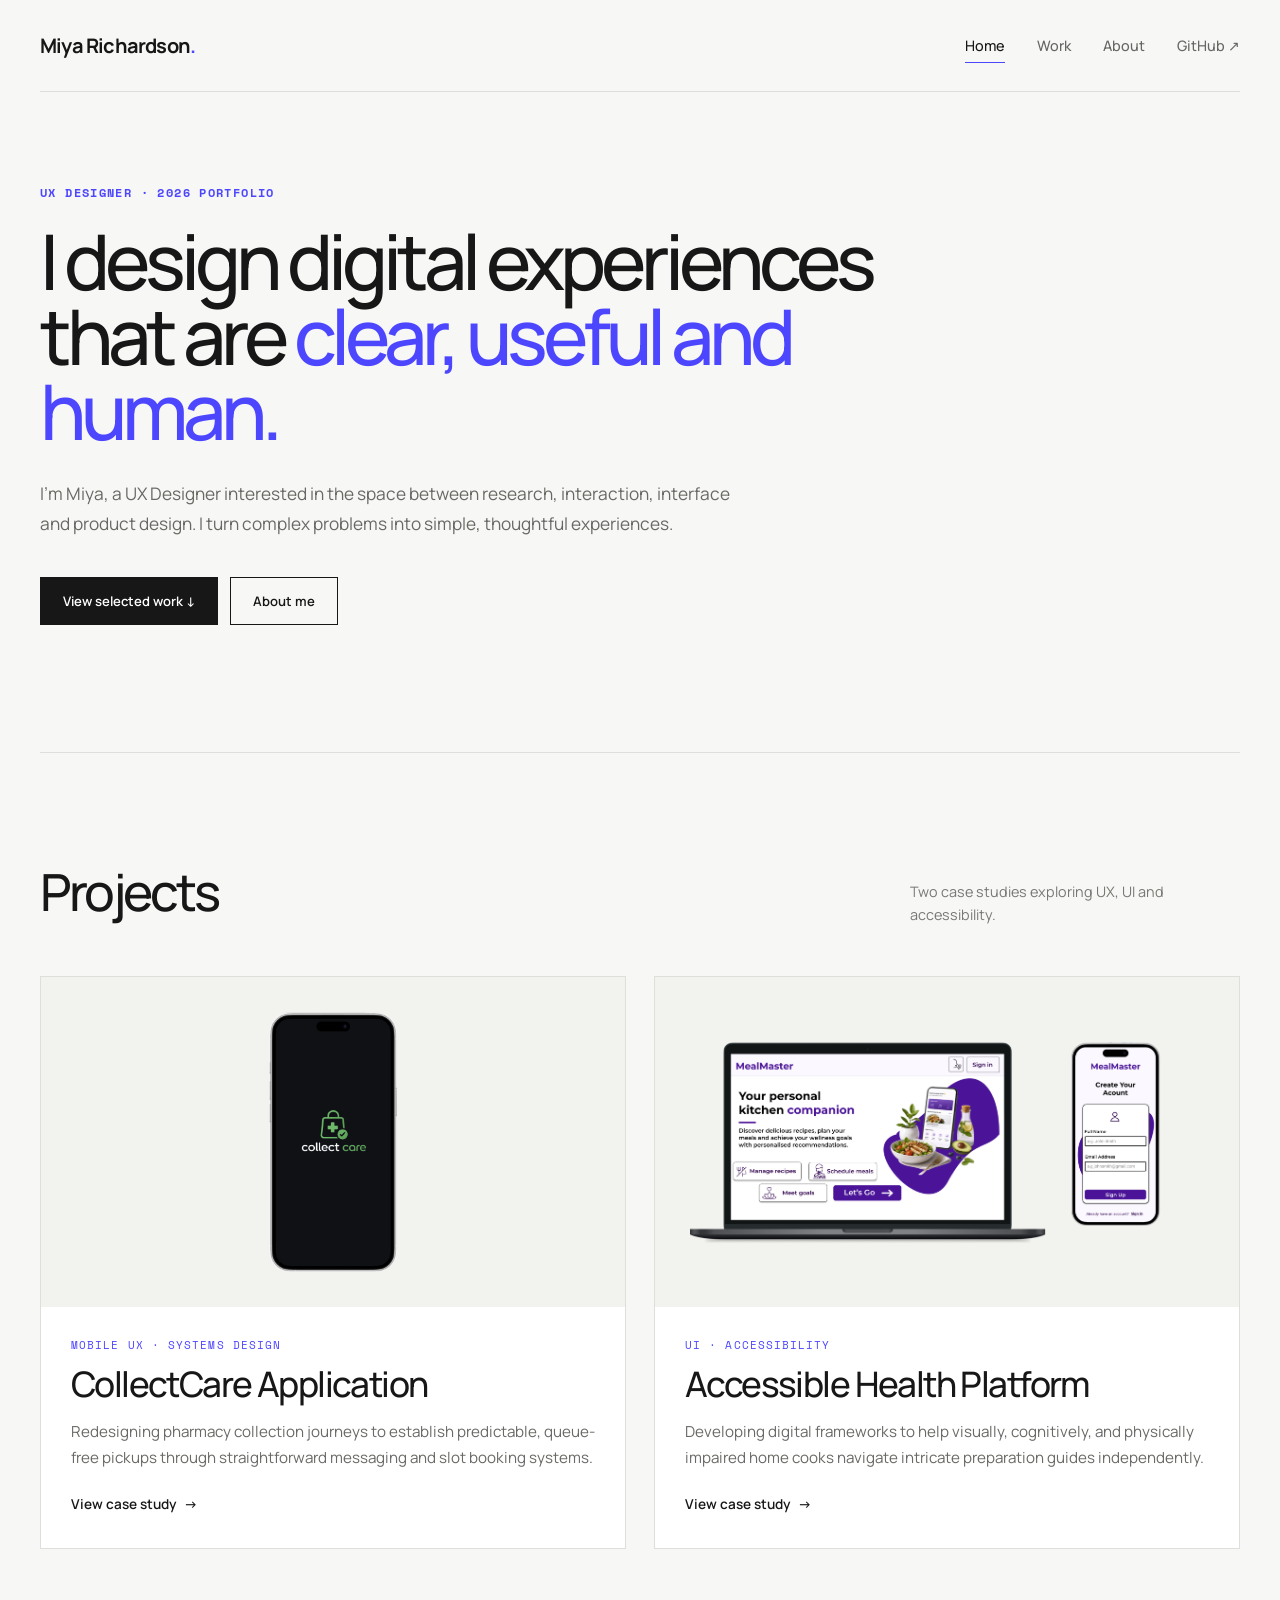
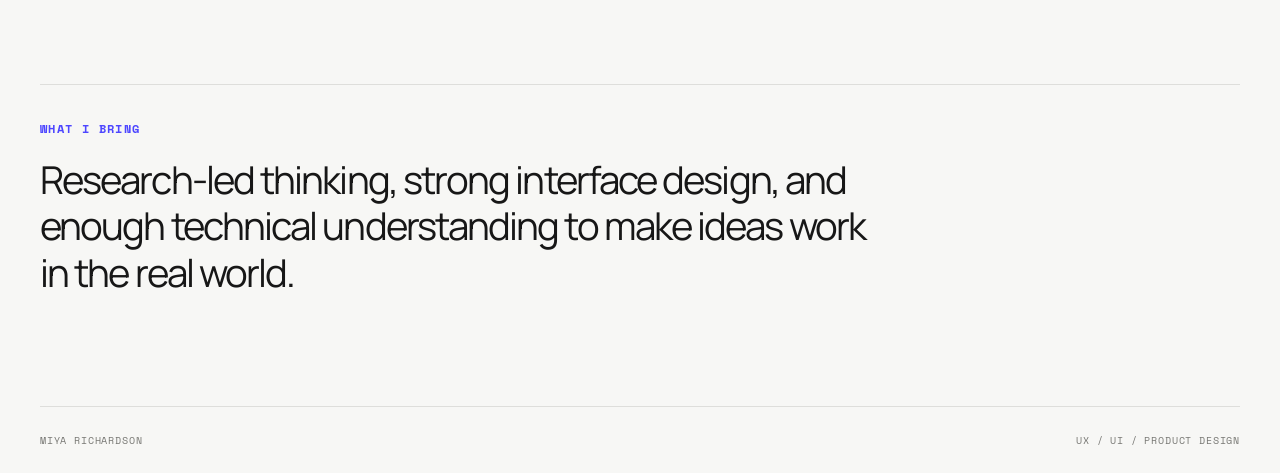
<file: index.html>
<!DOCTYPE html>
<html lang="en-GB">
<head>
  <meta charset="UTF-8">
  <meta name="viewport" content="width=device-width, initial-scale=1">

  <title>Miya Richardson | UX Designer</title>

  <link rel="preconnect" href="https://fonts.googleapis.com">
  <link rel="preconnect" href="https://fonts.gstatic.com" crossorigin>

  <link
    href="https://fonts.googleapis.com/css2?family=Manrope:wght@400;500;600;700&family=Space+Mono:wght@400;700&display=swap"
    rel="stylesheet"
  >

  <style>

    /* =====================================================
       RESET
    ===================================================== */

    * {
      box-sizing: border-box;
    }

    html {
      scroll-behavior: smooth;
    }

    body {
      margin: 0;
      background: #f7f7f5;
      color: #171717;

      font-family: 'Manrope', sans-serif;

      -webkit-font-smoothing: antialiased;
    }

    a {
      color: inherit;
      text-decoration: none;
    }


    /* =====================================================
       PAGE
    ===================================================== */

    .site-shell {
      width: min(1380px, calc(100% - 80px));
      margin: 0 auto;
    }


    /* =====================================================
       TYPE
    ===================================================== */

    .mono {
      font-family: 'Space Mono', monospace;
    }

    .eyebrow {
      margin: 0;

      font-family: 'Space Mono', monospace;
      font-size: 0.72rem;
      font-weight: 700;

      letter-spacing: 0.12em;
      text-transform: uppercase;

      color: #4d46ff;
    }


    /* =====================================================
       HEADER
    ===================================================== */

    .topbar {
      height: 92px;

      display: flex;
      align-items: center;
      justify-content: space-between;

      border-bottom: 1px solid #dededb;
    }

    .brand {
      font-size: 1.25rem;
      font-weight: 700;
      letter-spacing: -0.04em;
    }

    .brand span {
      color: #4d46ff;
    }

    .nav {
      display: flex;
      align-items: center;
      gap: 32px;
    }

    .nav a {
      position: relative;

      font-size: 0.9rem;
      font-weight: 500;

      color: #666663;

      transition: color 0.2s ease;
    }

    .nav a:hover,
    .nav a.active {
      color: #171717;
    }

    .nav a.active::after {
      content: "";

      position: absolute;

      left: 0;
      right: 0;
      bottom: -8px;

      height: 1px;

      background: #4d46ff;
    }


    /* =====================================================
       HERO
    ===================================================== */

    .hero {
      min-height: 660px;

      display: flex;
      flex-direction: column;
      justify-content: center;

      position: relative;

      padding: 75px 0 110px;
    }

    .hero-content {
      max-width: 920px;
    }

    .hero h1 {
      margin: 22px 0 30px;

      max-width: 900px;

      font-size: clamp(3rem, 6vw, 5.6rem);

      font-weight: 500;

      line-height: 0.98;

      letter-spacing: -0.065em;
    }

    .hero h1 em {
      font-style: normal;
      color: #4d46ff;
    }

    .hero-copy {
      max-width: 690px;

      margin: 0;

      color: #686864;

      font-size: 1.08rem;

      line-height: 1.75;
    }


    /* =====================================================
       HERO BUTTONS
    ===================================================== */

    .hero-actions {
      display: flex;
      align-items: center;

      gap: 12px;

      margin-top: 38px;
    }

    .btn {
      display: inline-flex;
      align-items: center;
      justify-content: center;

      min-height: 48px;

      padding: 0 22px;

      font-size: 0.82rem;
      font-weight: 600;

      border: 1px solid #171717;

      transition:
        background 0.25s ease,
        color 0.25s ease,
        transform 0.25s ease;
    }

    .btn:hover {
      transform: translateY(-2px);
    }

    .btn.primary {
      background: #171717;
      color: white;
    }

    .btn.primary:hover {
      background: #4d46ff;
      border-color: #4d46ff;
    }

    .btn.secondary {
      background: transparent;
    }

    .btn.secondary:hover {
      background: white;
    }


    /* =====================================================
       SMALL SCROLL INDICATOR
    ===================================================== */

    .scroll-cue {
      position: absolute;

      left: 0;
      bottom: 30px;

      display: flex;
      align-items: center;
      gap: 12px;

      color: #777773;

      font-size: 0.68rem;

      transition:
        color 0.2s ease,
        transform 0.2s ease;
    }

    .scroll-cue:hover {
      color: #171717;
      transform: translateY(3px);
    }

    .scroll-line {
      width: 38px;
      height: 1px;

      background: currentColor;
    }


    /* =====================================================
       SECTIONS
    ===================================================== */

    .section {
      padding: 95px 0;
    }

    .projects-section {
      border-top: 1px solid #dededb;
    }

    .section-head {
      display: flex;
      justify-content: space-between;
      align-items: flex-end;

      gap: 40px;

      margin-bottom: 50px;
    }

    .section-title {
      margin: 8px 0 0;

      font-size: clamp(2.3rem, 4vw, 3.5rem);

      font-weight: 500;

      letter-spacing: -0.055em;
    }

    .section-note {
      max-width: 330px;

      margin: 0;

      color: #777773;

      font-size: 0.9rem;
      line-height: 1.6;
    }


    /* =====================================================
       PROJECT LIST
    ===================================================== */

    .project-list {
      display: grid;

      grid-template-columns: repeat(2, minmax(0, 1fr));

      gap: 28px;
    }


    /* =====================================================
       PROJECT CARD
    ===================================================== */

    .project-card {
      background: #ffffff;

      border: 1px solid #dededb;

      overflow: hidden;

      transition:
        transform 0.35s cubic-bezier(.22,1,.36,1),
        border-color 0.35s ease;
    }

    .project-card:hover {
      transform: translateY(-6px);

      border-color: #c7c7c3;
    }

    .project-card-link {
      display: block;
    }


    /* =====================================================
       PROJECT IMAGE

       IMPORTANT:
       This deliberately gives the image area
       a restrained height instead of allowing
       huge images to dominate the page.
    ===================================================== */

    .project-visual {
      height: 330px;

      display: flex;
      align-items: center;
      justify-content: center;

      overflow: hidden;

      background: #f2f2ef;
    }

    .project-visual img {
      display: block;

      width: 100%;
      height: 100%;

      object-fit: contain;

      padding: 35px;

      transition:
        transform 0.6s cubic-bezier(.22,1,.36,1);
    }

    .project-card:hover .project-visual img {
      transform: scale(1.035);
    }


    /* =====================================================
       PROJECT TEXT
    ===================================================== */

    .project-body {
      padding: 30px 30px 34px;
    }

    .project-meta {
      margin: 0 0 12px;

      color: #4d46ff;

      font-size: 0.68rem;

      letter-spacing: 0.1em;

      text-transform: uppercase;
    }

    .project-body h3 {
      margin: 0 0 15px;

      font-size: clamp(1.65rem, 3vw, 2.2rem);

      font-weight: 500;

      letter-spacing: -0.045em;

      line-height: 1.1;
    }

    .project-body p:not(.project-meta) {
      max-width: 620px;

      margin: 0;

      color: #696965;

      font-size: 0.95rem;

      line-height: 1.7;
    }

    .project-link {
      display: inline-flex;
      align-items: center;
      gap: 8px;

      margin-top: 25px;

      font-size: 0.85rem;

      font-weight: 600;
    }

    .arrow {
      transition: transform 0.25s ease;
    }

    .project-card:hover .arrow {
      transform: translateX(4px);
    }


    /* =====================================================
       WHAT I BRING
    ===================================================== */

    .what-i-bring {
      padding-top: 40px;
      padding-bottom: 110px;
    }

    .clean-box {
      border-top: 1px solid #dededb;

      padding-top: 35px;
    }

    .statement {
      max-width: 850px;

      margin: 20px 0 0;

      font-size: clamp(1.7rem, 3vw, 2.7rem);

      line-height: 1.2;

      letter-spacing: -0.05em;
    }


    /* =====================================================
       FOOTER
    ===================================================== */

    .footer {
      display: flex;
      justify-content: space-between;

      padding: 25px 0;

      border-top: 1px solid #dededb;

      color: #777773;

      font-family: 'Space Mono', monospace;

      font-size: 0.65rem;

      text-transform: uppercase;

      letter-spacing: 0.08em;
    }


    /* =====================================================
       SCROLL ANIMATION

       THESE are intentionally strong enough to
       actually notice.
    ===================================================== */

    .reveal {
      opacity: 0;

      transition:
        opacity 0.9s ease,
        transform 1s cubic-bezier(.16,1,.3,1);
    }

    .reveal-left {
      transform: translateX(-120px);
    }

    .reveal-right {
      transform: translateX(120px);
    }

    .reveal-up {
      transform: translateY(50px);
    }

    .reveal.visible {
      opacity: 1;

      transform: translate3d(0,0,0);
    }


    /* =====================================================
       HERO LOAD ANIMATION
    ===================================================== */

    .hero-animate {
      opacity: 0;

      transform: translateY(25px);

      animation:
        heroEnter 0.8s cubic-bezier(.16,1,.3,1)
        forwards;
    }

    .hero-animate:nth-child(1) {
      animation-delay: 0.05s;
    }

    .hero-animate:nth-child(2) {
      animation-delay: 0.15s;
    }

    .hero-animate:nth-child(3) {
      animation-delay: 0.25s;
    }

    .hero-animate:nth-child(4) {
      animation-delay: 0.35s;
    }

    @keyframes heroEnter {

      to {
        opacity: 1;
        transform: translateY(0);
      }

    }


    /* =====================================================
       KEYBOARD ACCESSIBILITY
    ===================================================== */

    a:focus-visible {
      outline: 2px solid #4d46ff;
      outline-offset: 5px;
    }


    /* =====================================================
       MOBILE
    ===================================================== */

    @media (max-width: 800px) {

      .site-shell {
        width: min(100% - 40px, 600px);
      }

      .topbar {
        height: 75px;
      }

      .nav {
        gap: 16px;
      }

      .nav a {
        font-size: 0.75rem;
      }

      .nav a:last-child {
        display: none;
      }

      .hero {
        min-height: 590px;

        padding-top: 65px;
      }

      .hero h1 {
        font-size: clamp(2.8rem, 12vw, 4.5rem);
      }

      .hero-copy {
        font-size: 1rem;
      }

      .hero-actions {
        align-items: stretch;
        flex-direction: column;

        width: 100%;
      }

      .btn {
        width: 100%;
      }

      .section-head {
        display: block;
      }

      .section-note {
        margin-top: 18px;
      }

      .project-list {
        grid-template-columns: 1fr;

        gap: 22px;
      }

      .project-visual {
        height: 280px;
      }

      .project-body {
        padding: 25px;
      }

      .footer {
        gap: 20px;
        flex-direction: column;
      }

      /*
        On mobile, side-to-side movement becomes
        a smaller vertical movement.
      */

      .reveal-left,
      .reveal-right {
        transform: translateY(45px);
      }

    }


    /* =====================================================
       REDUCED MOTION
    ===================================================== */

    @media (prefers-reduced-motion: reduce) {

      html {
        scroll-behavior: auto;
      }

      *,
      *::before,
      *::after {
        animation: none !important;
        transition: none !important;
      }

      .hero-animate,
      .reveal,
      .reveal-left,
      .reveal-right,
      .reveal-up {
        opacity: 1;
        transform: none;
      }

    }

  </style>

</head>


<body>


<div class="site-shell">


  <!-- ===================================================
       HEADER
  ==================================================== -->

  <header class="topbar">

    <a class="brand" href="index.html">
      Miya Richardson<span>.</span>
    </a>

    <nav class="nav" aria-label="Main navigation">

      <a class="active" href="index.html">
        Home
      </a>

      <a href="#projects">
        Work
      </a>

      <a href="about.html">
        About
      </a>

      <a
        href="https://github.com"
        target="_blank"
        rel="noopener noreferrer"
      >
        GitHub ↗
      </a>

    </nav>

  </header>


  <main>


    <!-- =================================================
         HERO
    ================================================== -->

    <section class="hero">

      <div class="hero-content">

        <p class="eyebrow mono hero-animate">
          UX Designer · 2026 Portfolio
        </p>


        <h1 class="hero-animate">
          I design digital experiences that are
          <em>clear, useful and human.</em>
        </h1>


        <p class="hero-copy hero-animate">
          I’m Miya, a UX Designer interested in the space between research,
          interaction, interface and product design. I turn complex problems
          into simple, thoughtful experiences.
        </p>


        <div class="hero-actions hero-animate">

          <a
            class="btn primary"
            href="#projects"
          >
            View selected work
            <span aria-hidden="true">&nbsp;↓</span>
          </a>

          <a
            class="btn secondary"
            href="about.html"
          >
            About me
          </a>

        </div>

      </div>




    </section>



    <!-- =================================================
         PROJECTS
    ================================================== -->

    <section
      id="projects"
      class="section projects-section"
    >

      <div class="section-head">

        <div>

          <h2 class="section-title">
            Projects
          </h2>

        </div>


        <p class="section-note">
          Two case studies exploring UX, UI and accessibility.
        </p>

      </div>


      <div class="project-list">


        <!-- COLLECTCARE -->

        <article
          class="project-card reveal reveal-left"
        >

          <a
            href="case-study-collectcare.html"
            class="project-card-link"
          >

            <div class="project-visual">

              <img
                src="assets/images/collectcare-splash.png"
                alt="CollectCare mobile interface"
                loading="lazy"
              >

            </div>


            <div class="project-body">

              <p class="project-meta mono">
                Mobile UX · Systems Design
              </p>


              <h3>
                CollectCare Application
              </h3>


              <p>
                Redesigning pharmacy collection journeys to establish
                predictable, queue-free pickups through straightforward
                messaging and slot booking systems.
              </p>


              <span class="project-link">

                View case study

                <span
                  class="arrow"
                  aria-hidden="true"
                >
                  →
                </span>

              </span>

            </div>

          </a>

        </article>



        <!-- ACCESSIBILITY -->

        <article
          class="project-card reveal reveal-right"
        >

          <a
            href="case-study-accessibility.html"
            class="project-card-link"
          >

            <div class="project-visual">

              <img
                src="assets/images/splash.png"
                alt="Accessible health and nutrition interface"
                loading="lazy"
              >

            </div>


            <div class="project-body">

              <p class="project-meta mono">
                UI · Accessibility
              </p>


              <h3>
                Accessible Health Platform
              </h3>


              <p>
                Developing digital frameworks to help visually,
                cognitively, and physically impaired home cooks navigate
                intricate preparation guides independently.
              </p>


              <span class="project-link">

                View case study

                <span
                  class="arrow"
                  aria-hidden="true"
                >
                  →
                </span>

              </span>

            </div>

          </a>

        </article>


      </div>

    </section>



    <!-- =================================================
         WHAT I BRING
    ================================================== -->

    <section class="section what-i-bring">

      <div class="clean-box reveal reveal-up">

        <p class="eyebrow mono">
          What I bring
        </p>


        <p class="statement">
          Research-led thinking, strong interface design, and enough
          technical understanding to make ideas work in the real world.
        </p>

      </div>

    </section>


  </main>



  <!-- ===================================================
       FOOTER
  ==================================================== -->

  <footer class="footer">

    <span>
      Miya Richardson
    </span>

    <span>
      UX / UI / Product Design
    </span>

  </footer>


</div>



<!-- =====================================================
     SCROLL REVEAL JAVASCRIPT
====================================================== -->

<script>

  document.addEventListener("DOMContentLoaded", function () {

    const elements = document.querySelectorAll(".reveal");


    /*
      Watch elements as they enter the viewport.
    */

    const observer = new IntersectionObserver(
      function (entries) {

        entries.forEach(function (entry) {

          if (entry.isIntersecting) {

            entry.target.classList.add("visible");

            /*
              Stop watching after the first reveal.
              This prevents the animation from
              repeatedly playing as you scroll up/down.
            */

            observer.unobserve(entry.target);

          }

        });

      },
      {
        threshold: 0.15,

        /*
          Start the animation slightly before
          the element reaches the centre of screen.
        */

        rootMargin: "0px 0px -80px 0px"
      }
    );


    elements.forEach(function (element) {

      observer.observe(element);

    });

  });

</script>


</body>
</html>
</file>
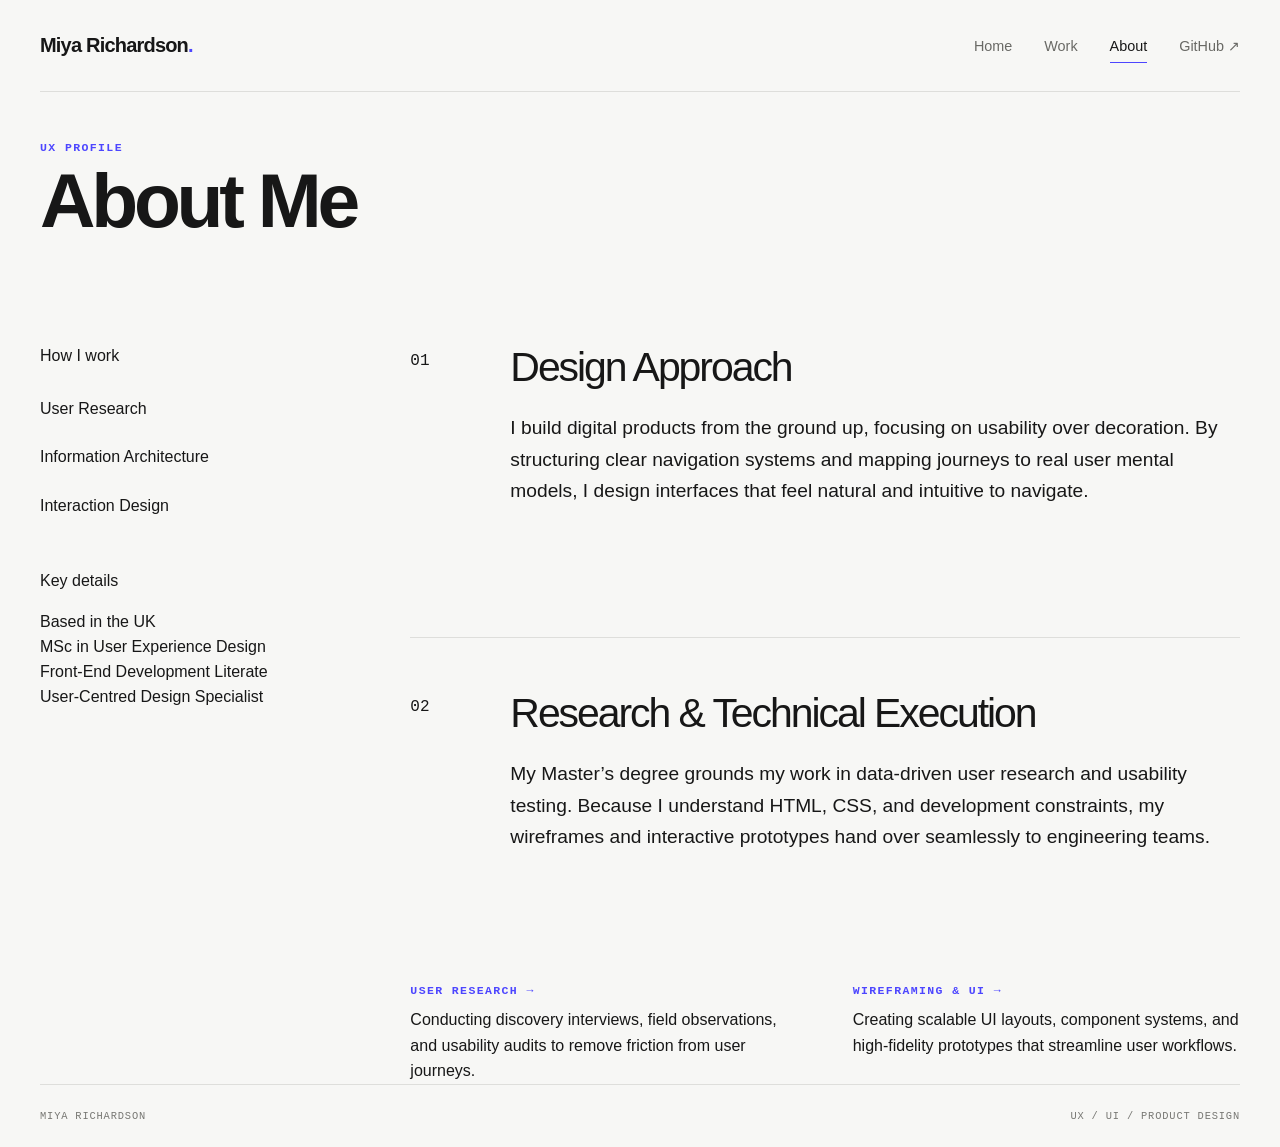
<file: about.html>
<!DOCTYPE html>
<html lang="en-GB">

<head>

  <meta charset="UTF-8">
  <meta name="viewport" content="width=device-width, initial-scale=1">

  <title>About Miya | Portfolio</title>

  <link rel="stylesheet" href="portfolio.css">

</head>

<body>

<div class="site-shell">

  <!-- HEADER -->

  <header class="topbar">

    <a class="brand" href="index.html">
      Miya Richardson<span>.</span>
    </a>

    <nav class="nav">

      <a href="index.html">
        Home
      </a>

      <a href="index.html#projects">
        Work
      </a>

      <a class="active" href="about.html">
        About
      </a>

      <a
        href="https://github.com"
        target="_blank"
        rel="noopener"
      >
        GitHub ↗
      </a>

    </nav>

  </header>


  <main>


    <!-- INTRO -->

    <section class="about-hero">

      <div class="about-hero-inner">

        <p class="eyebrow mono">
          UX Profile
        </p>

        <h1>
          About Me
        </h1>

      </div>

    </section>


    <!-- ABOUT CONTENT -->

    <section class="about-layout">


      <!-- LEFT COLUMN -->

      <aside class="about-sidebar">


        <div class="about-sidebar-block">

          <p class="about-label mono">
            How I work
          </p>

          <div class="about-skills">

            <span>
              User Research
            </span>

            <span>
              Information Architecture
            </span>

            <span>
              Interaction Design
            </span>

          </div>

        </div>


        <div class="about-sidebar-block">

          <p class="about-label mono">
            Key details
          </p>

          <div class="about-details">

            <div>
              Based in the UK
            </div>

            <div>
              MSc in User Experience Design
            </div>

            <div>
              Front-End Development Literate
            </div>

            <div>
              User-Centred Design Specialist
            </div>

          </div>

        </div>


      </aside>


      <!-- RIGHT COLUMN -->

      <div class="about-main">


        <!-- DESIGN APPROACH -->

        <section class="about-section">

          <div class="about-section-number mono">
            01
          </div>

          <div class="about-section-content">

            <h2>
              Design Approach
            </h2>

            <p>
              I build digital products from the ground up, focusing on
              usability over decoration. By structuring clear navigation
              systems and mapping journeys to real user mental models,
              I design interfaces that feel natural and intuitive to navigate.
            </p>

          </div>

        </section>


        <!-- RESEARCH -->

        <section class="about-section">

          <div class="about-section-number mono">
            02
          </div>

          <div class="about-section-content">

            <h2>
              Research &amp; Technical Execution
            </h2>

            <p>
              My Master’s degree grounds my work in data-driven user research
              and usability testing. Because I understand HTML, CSS, and
              development constraints, my wireframes and interactive
              prototypes hand over seamlessly to engineering teams.
            </p>

          </div>

        </section>


        <!-- CAPABILITIES -->

        <section class="about-capabilities">


          <div class="about-capability">

            <p class="eyebrow mono">
              User Research →
            </p>

            <p>
              Conducting discovery interviews, field observations,
              and usability audits to remove friction from user journeys.
            </p>

          </div>


          <div class="about-capability">

            <p class="eyebrow mono">
              Wireframing &amp; UI →
            </p>

            <p>
              Creating scalable UI layouts, component systems,
              and high-fidelity prototypes that streamline user workflows.
            </p>

          </div>


        </section>


      </div>

    </section>


  </main>


  <!-- FOOTER -->

  <footer class="footer">

    <span>
      Miya Richardson
    </span>

    <span>
      UX / UI / Product Design
    </span>

  </footer>


</div>

</body>
</html>
</file>
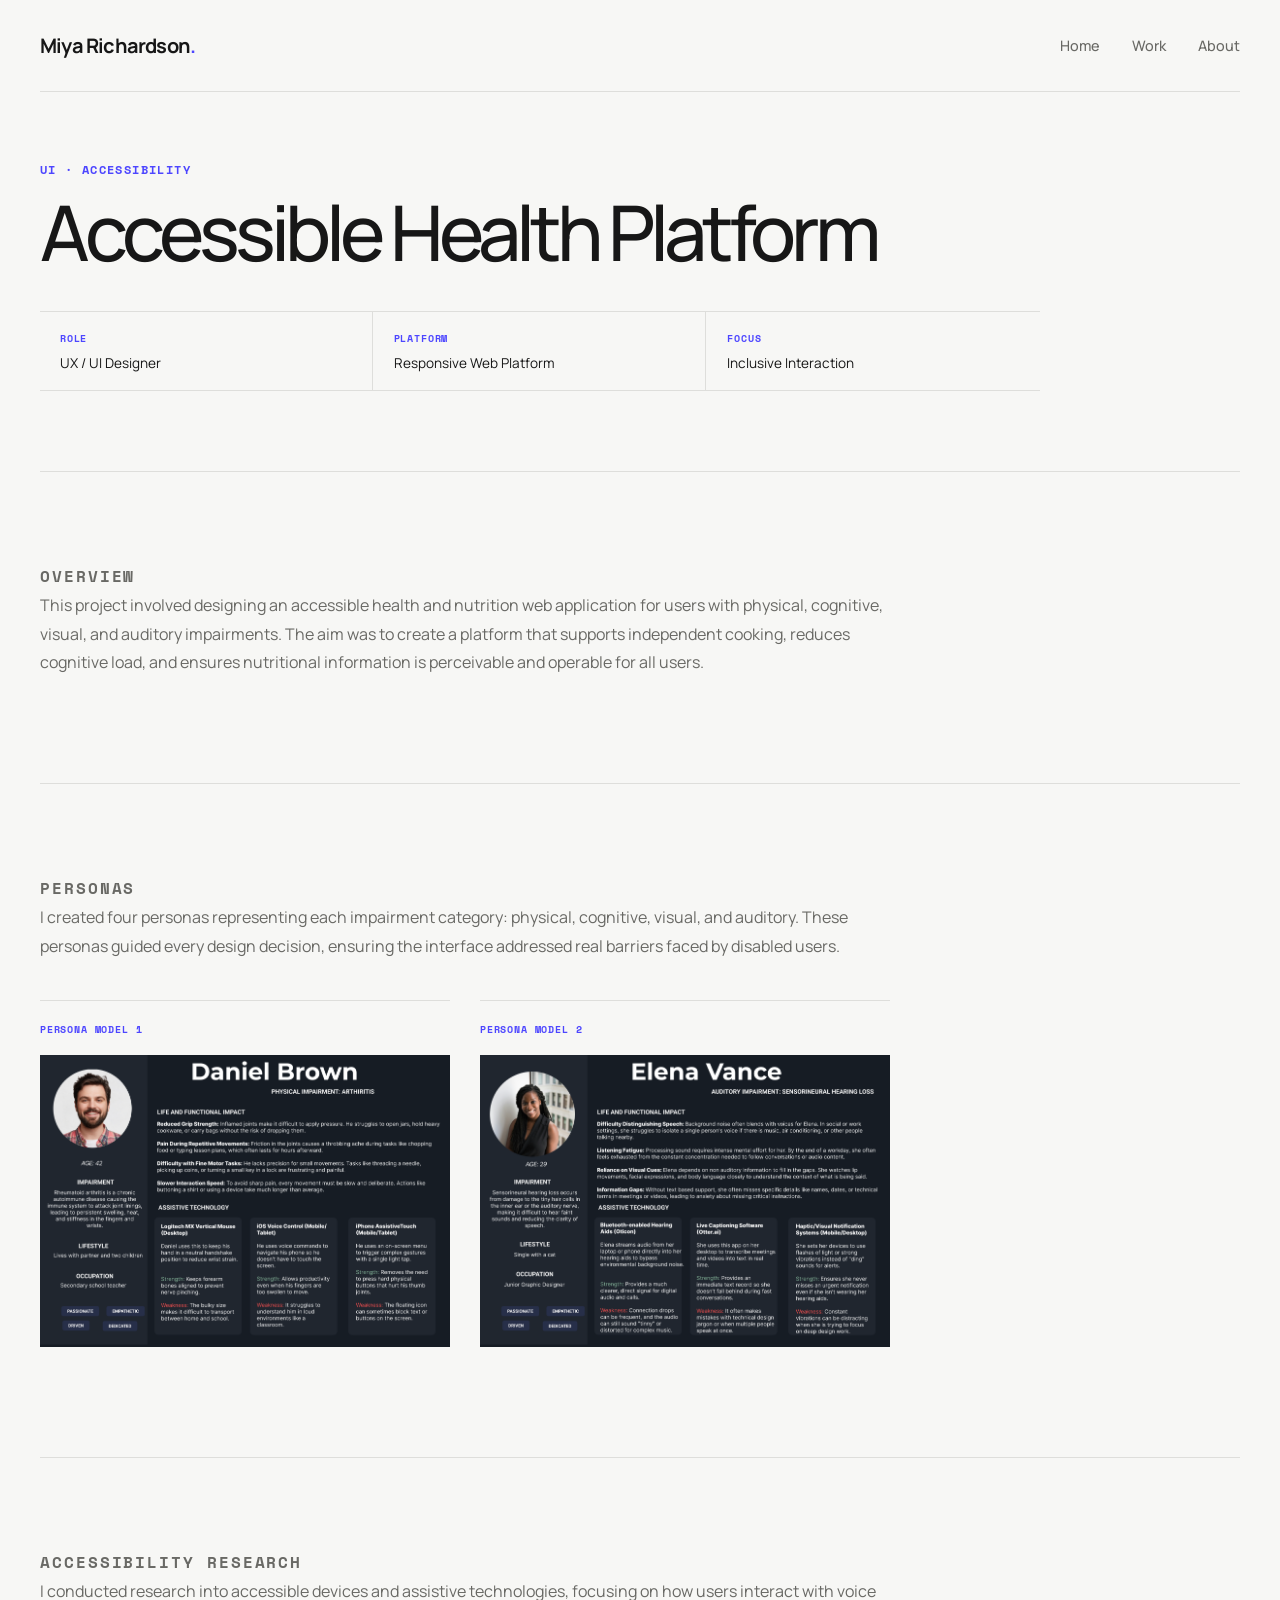
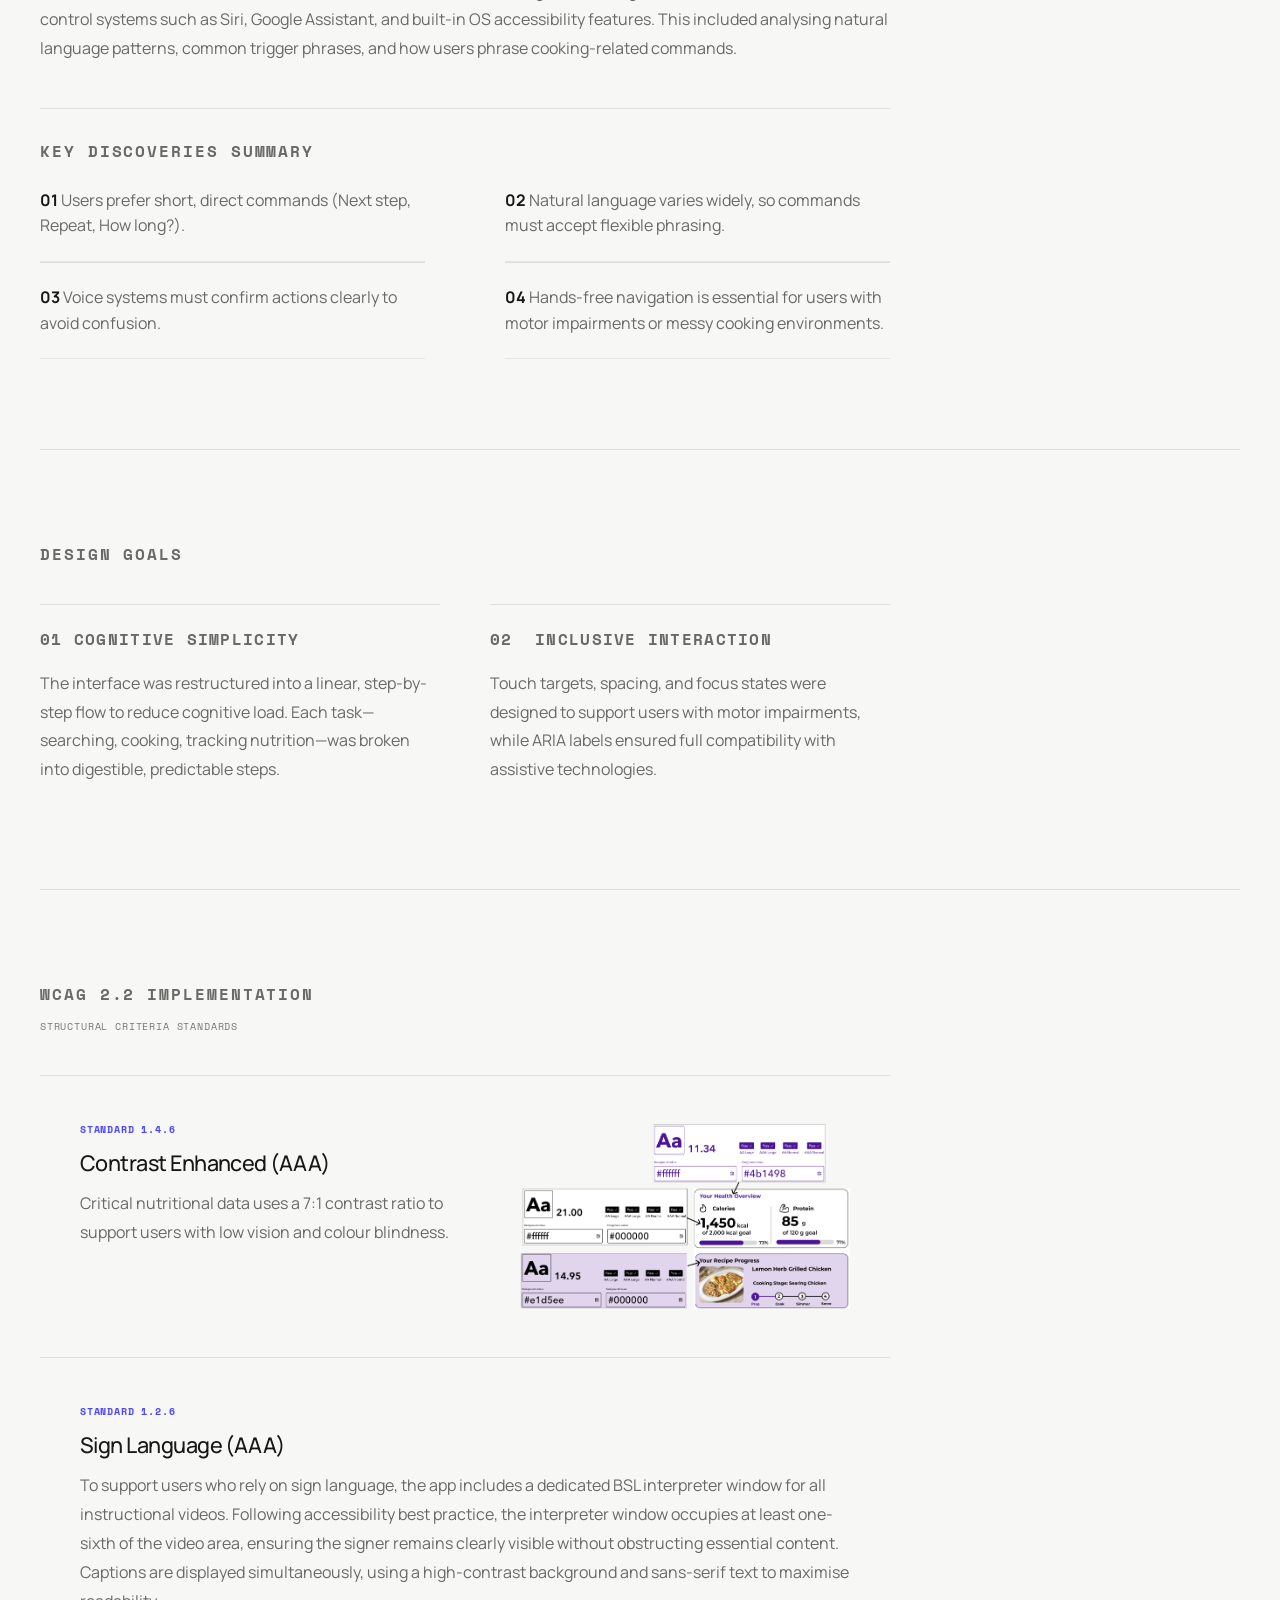
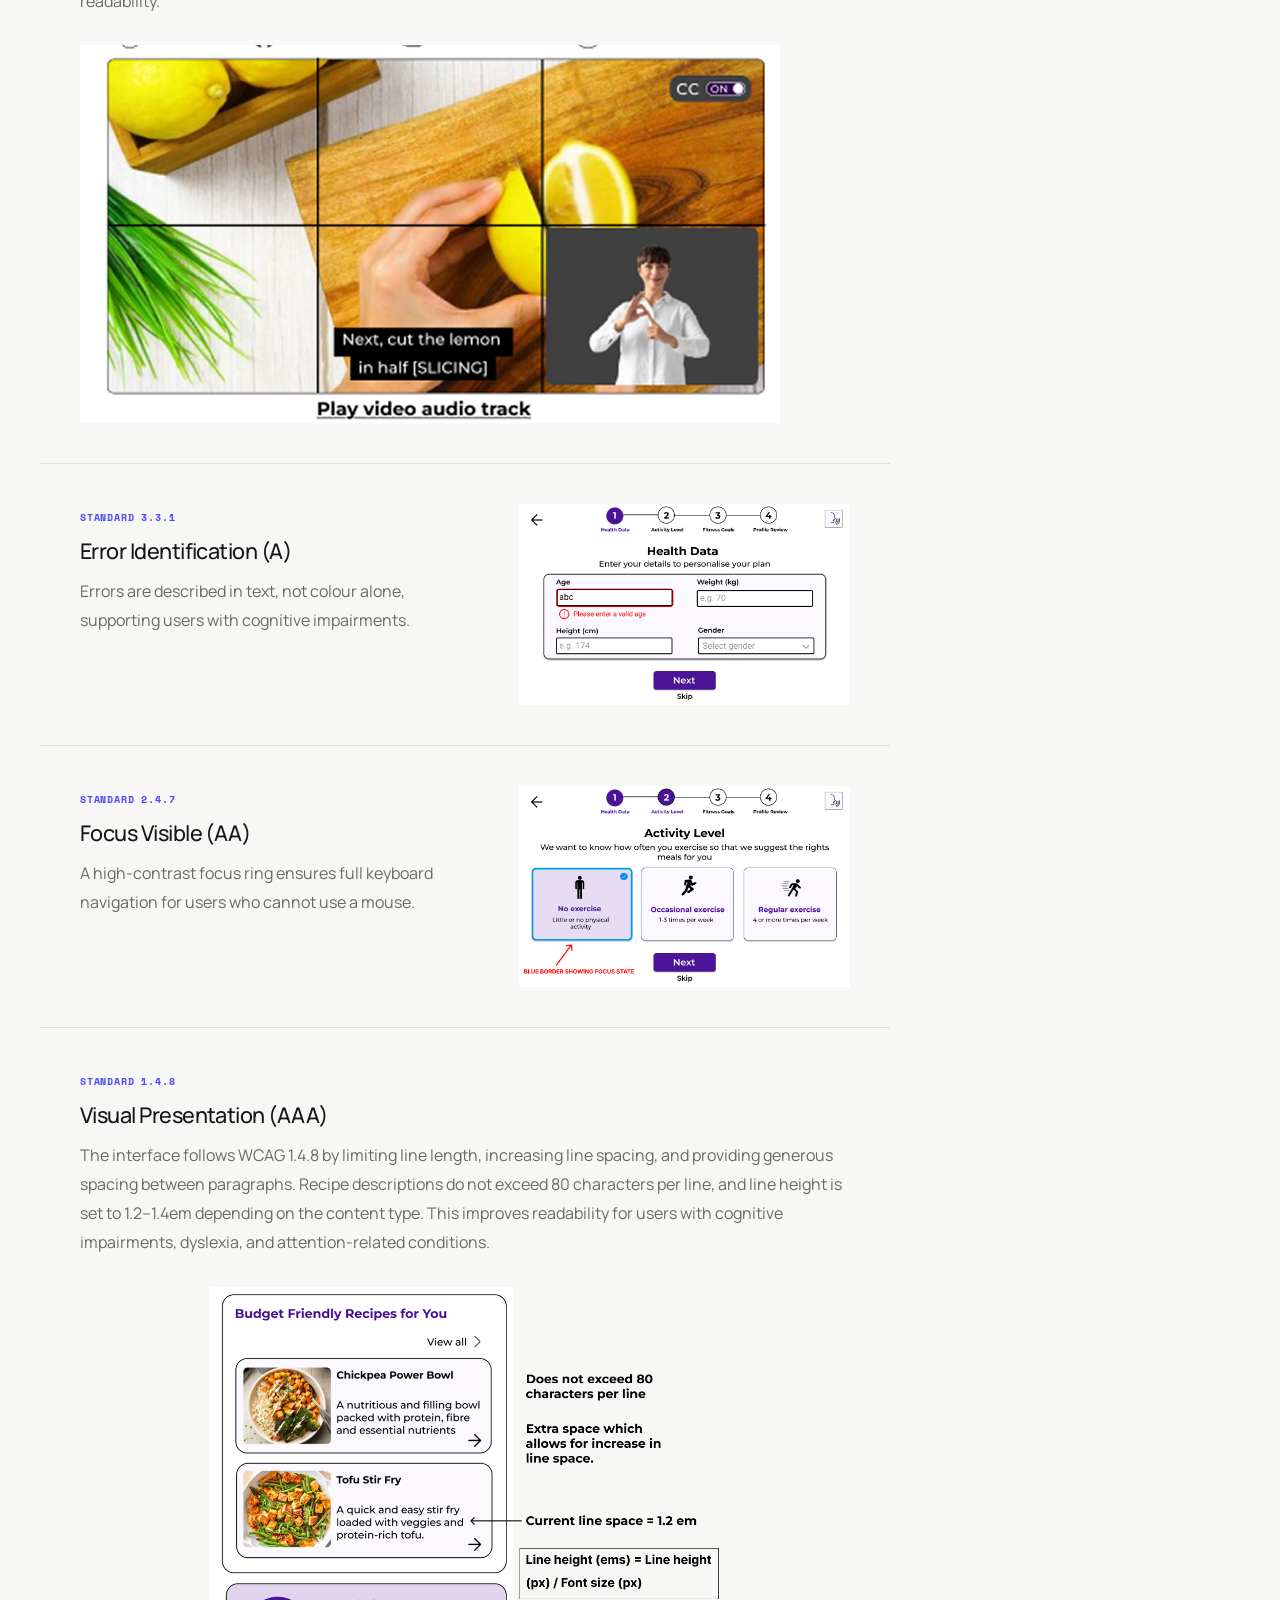
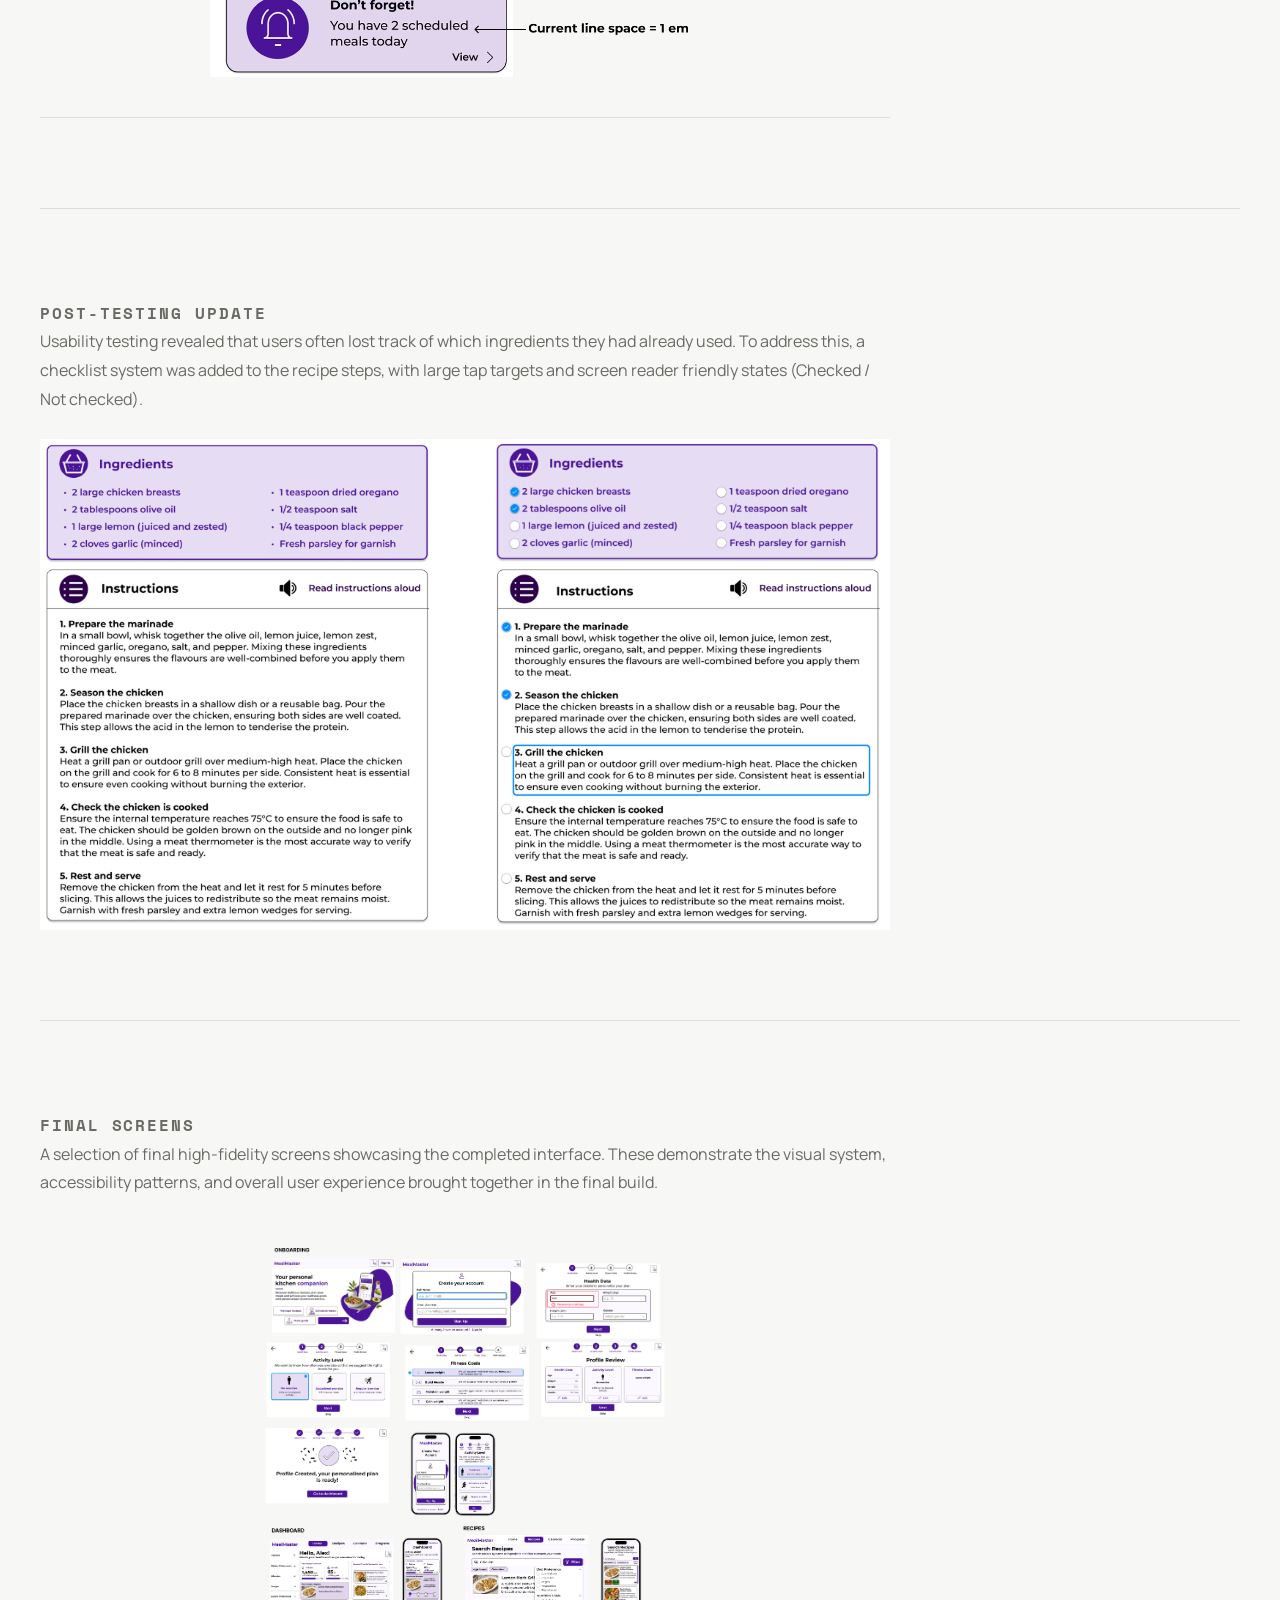
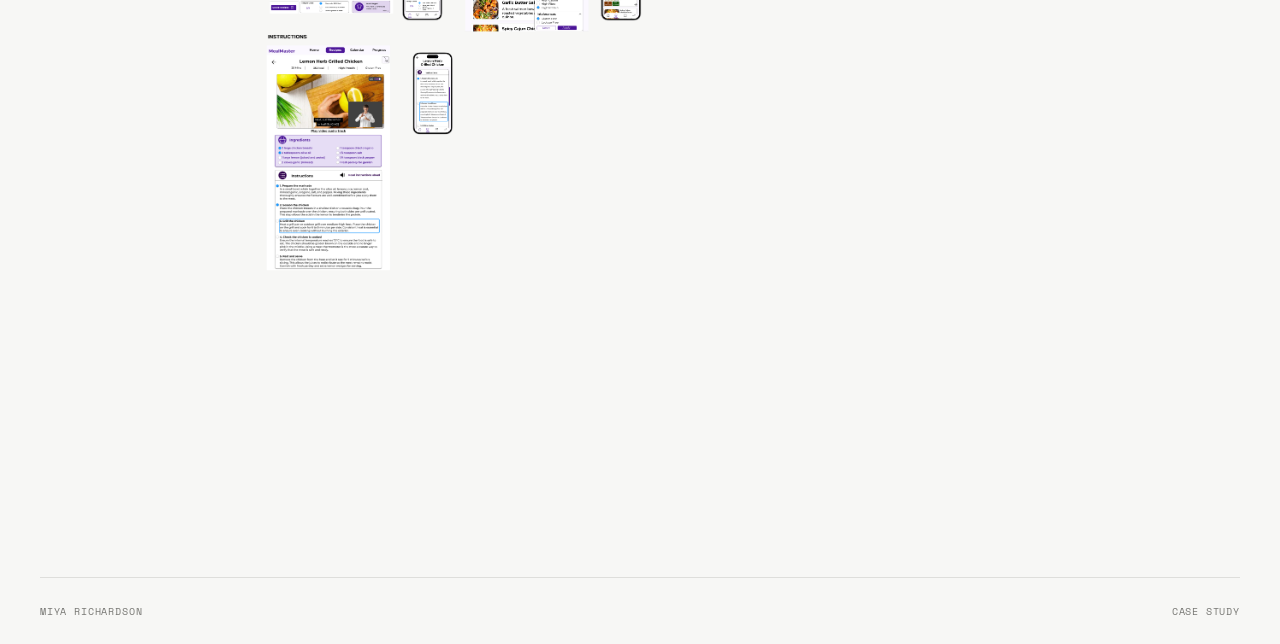
<file: case-study-accessibility.html>
<!DOCTYPE html>
<html lang="en-GB">

<head>

  <meta charset="UTF-8">
  <meta name="viewport" content="width=device-width, initial-scale=1">

  <title>Accessible Health Platform | Miya Richardson</title>

  <link rel="preconnect" href="https://fonts.googleapis.com">
  <link rel="preconnect" href="https://fonts.gstatic.com" crossorigin>

  <link
    href="https://fonts.googleapis.com/css2?family=Manrope:wght@400;500;600;700&family=Space+Mono:wght@400;700&display=swap"
    rel="stylesheet"
  >

  <link rel="stylesheet" href="portfolio.css">

</head>


<body>

<div class="site-shell">


  <!-- HEADER -->

  <header class="topbar">

    <a class="brand" href="index.html">
      Miya Richardson<span>.</span>
    </a>

    <nav class="nav">

      <a href="index.html">
        Home
      </a>

      <a href="index.html#projects">
        Work
      </a>

      <a href="about.html">
        About
      </a>

    </nav>

  </header>


  <main>


    <article class="case-study">


      <!-- INTRO -->

      <header class="case-study-header">

        <p class="eyebrow mono">
          UI · Accessibility
        </p>

        <h1>
          Accessible Health Platform
        </h1>


        <div class="case-facts">

          <div>

            <span class="case-fact-label mono">
              Role
            </span>

            <span>
              UX / UI Designer
            </span>

          </div>


          <div>

            <span class="case-fact-label mono">
              Platform
            </span>

            <span>
              Responsive Web Platform
            </span>

          </div>


          <div>

            <span class="case-fact-label mono">
              Focus
            </span>

            <span>
              Inclusive Interaction
            </span>

          </div>

        </div>

      </header>


      <!-- OVERVIEW -->

      <section class="case-section single-column">

        <div>

          <p class="eyebrow mono">
            Overview
          </p>

          <p>
            This project involved designing an accessible health and nutrition web application for users with physical, cognitive, visual, and auditory impairments. The aim was to create a platform that supports independent cooking, reduces cognitive load, and ensures nutritional information is perceivable and operable for all users.
          </p>

        </div>

      </section>


      <!-- PERSONAS -->

      <section class="case-section single-column">

        <div>

          <p class="eyebrow mono">
            Personas
          </p>

          <p>
            I created four personas representing each impairment category: physical, cognitive, visual, and auditory. These personas guided every design decision, ensuring the interface addressed real barriers faced by disabled users.
          </p>

        </div>


        <div class="persona-grid">


          <div>

            <span class="mono case-label">
              Persona Model 1
            </span>

            <img
              src="assets/images/placeholder-persona1.png"
              alt="User Persona Sketch 1"
            >

          </div>


          <div>

            <span class="mono case-label">
              Persona Model 2
            </span>

            <img
              src="assets/images/placeholder-persona2.png"
              alt="User Persona Sketch 2"
            >

          </div>


        </div>

      </section>


      <!-- ACCESSIBILITY RESEARCH -->

      <section class="case-section single-column">

        <div>

          <p class="eyebrow mono">
            Accessibility Research
          </p>

          <p>
            I conducted research into accessible devices and assistive technologies, focusing on how users interact with voice control systems such as Siri, Google Assistant, and built-in OS accessibility features. This included analysing natural language patterns, common trigger phrases, and how users phrase cooking-related commands.
          </p>

        </div>


        <div class="case-content-block">

          <p class="eyebrow mono">
            Key Discoveries Summary
          </p>

          <ul class="insight-list">

            <li>
              <strong>01</strong>
              Users prefer short, direct commands (Next step, Repeat, How long?).
            </li>

            <li>
              <strong>02</strong>
              Natural language varies widely, so commands must accept flexible phrasing.
            </li>

            <li>
              <strong>03</strong>
              Voice systems must confirm actions clearly to avoid confusion.
            </li>

            <li>
              <strong>04</strong>
              Hands-free navigation is essential for users with motor impairments or messy cooking environments.
            </li>

          </ul>

        </div>

      </section>


      <!-- DESIGN GOALS -->

      <section class="case-section single-column">

        <div>

          <p class="eyebrow mono">
            Design Goals
          </p>

        </div>


        <div class="goal-grid">


          <div>

            <p class="mono case-label">
              01 Cognitive Simplicity
            </p>

            <p>
              The interface was restructured into a linear, step-by-step flow to reduce cognitive load. Each task—searching, cooking, tracking nutrition—was broken into digestible, predictable steps.
            </p>

          </div>


          <div>

            <p class="mono case-label">
              02&nbsp; Inclusive Interaction
            </p>

            <p>
              Touch targets, spacing, and focus states were designed to support users with motor impairments, while ARIA labels ensured full compatibility with assistive technologies.
            </p>

          </div>


        </div>

      </section>


      <!-- WCAG -->

      <section class="case-section single-column">

        <div class="case-section-heading">

          <p class="eyebrow mono">
            WCAG 2.2 Implementation
          </p>

          <p class="case-sub-label mono">
            Structural criteria standards
          </p>

        </div>


        <div class="wcag-list">


          <!-- CONTRAST -->

          <div class="wcag-item">

            <div>

              <span class="mono case-label">
                Standard 1.4.6
              </span>

              <h3>
                Contrast Enhanced (AAA)
              </h3>

              <p>
                Critical nutritional data uses a 7:1 contrast ratio to support users with low vision and colour blindness.
              </p>

            </div>


            <div class="wcag-image">

              <img
                src="assets/images/placeholder-contrast.png"
                alt="Contrast Evaluation Grid"
              >

            </div>

          </div>


          <!-- SIGN LANGUAGE -->

          <div class="wcag-item stacked">

            <div>

              <span class="mono case-label">
                Standard 1.2.6
              </span>

              <h3>
                Sign Language (AAA)
              </h3>

              <p>
                To support users who rely on sign language, the app includes a dedicated BSL interpreter window for all instructional videos. Following accessibility best practice, the interpreter window occupies at least one-sixth of the video area, ensuring the signer remains clearly visible without obstructing essential content. Captions are displayed simultaneously, using a high-contrast background and sans-serif text to maximise readability.
              </p>

            </div>


            <div class="wcag-image signlanguage-wrap">

              <img
                src="assets/images/signlanguage.png"
                class="signlanguage-image"
                alt="Sign Language Overlay Blueprint"
              >

            </div>

          </div>


          <!-- ERROR -->

          <div class="wcag-item">

            <div>

              <span class="mono case-label">
                Standard 3.3.1
              </span>

              <h3>
                Error Identification (A)
              </h3>

              <p>
                Errors are described in text, not colour alone, supporting users with cognitive impairments.
              </p>

            </div>


            <div class="wcag-image">

              <img
                src="assets/images/placeholder-error.png"
                alt="Error Text Validation States"
              >

            </div>

          </div>


          <!-- FOCUS -->

          <div class="wcag-item">

            <div>

              <span class="mono case-label">
                Standard 2.4.7
              </span>

              <h3>
                Focus Visible (AA)
              </h3>

              <p>
                A high-contrast focus ring ensures full keyboard navigation for users who cannot use a mouse.
              </p>

            </div>


            <div class="wcag-image">

              <img
                src="assets/images/placeholder-focus.png"
                alt="Keyboard Focus Ring Indicators"
              >

            </div>

          </div>


          <!-- VISUAL PRESENTATION -->

          <div class="wcag-item stacked">

            <div>

              <span class="mono case-label">
                Standard 1.4.8
              </span>

              <h3>
                Visual Presentation (AAA)
              </h3>

              <p>
                The interface follows WCAG 1.4.8 by limiting line length, increasing line spacing, and providing generous spacing between paragraphs. Recipe descriptions do not exceed 80 characters per line, and line height is set to 1.2–1.4em depending on the content type. This improves readability for users with cognitive impairments, dyslexia, and attention-related conditions.
              </p>

            </div>


            <div class="wcag-image">

              <img
                src="assets/images/placeholder-readability.png"
                alt="Type Layout Line Spacing Map"
              >

            </div>

          </div>


        </div>

      </section>


      <!-- POST TESTING -->

      <section class="case-section single-column">

        <div>

          <p class="eyebrow mono">
            Post-Testing Update
          </p>

          <p>
            Usability testing revealed that users often lost track of which ingredients they had already used. To address this, a checklist system was added to the recipe steps, with large tap targets and screen reader friendly states (Checked / Not checked).
          </p>

        </div>


        <div class="case-image-medium">

          <img
            src="assets/images/placeholder-update.png"
            alt="Ingredient Checklist Testing Blueprint"
          >

        </div>

      </section>


      <!-- FINAL SCREENS -->

      <section class="case-section single-column final-section">

        <div>

          <p class="eyebrow mono">
            Final Screens
          </p>

          <p>
            A selection of final high-fidelity screens showcasing the completed interface. These demonstrate the visual system, accessibility patterns, and overall user experience brought together in the final build.
          </p>

        </div>


        <div class="case-image-final">

          <img
            src="assets/images/placeholder-finalscreens.png"
            alt="Final High-Fidelity UI Presentation"
          >

        </div>

      </section>


    </article>

  </main>


  <footer class="footer">

    <span>
      Miya Richardson
    </span>

    <span>
      Case Study
    </span>

  </footer>


</div>

</body>
</html>
</file>
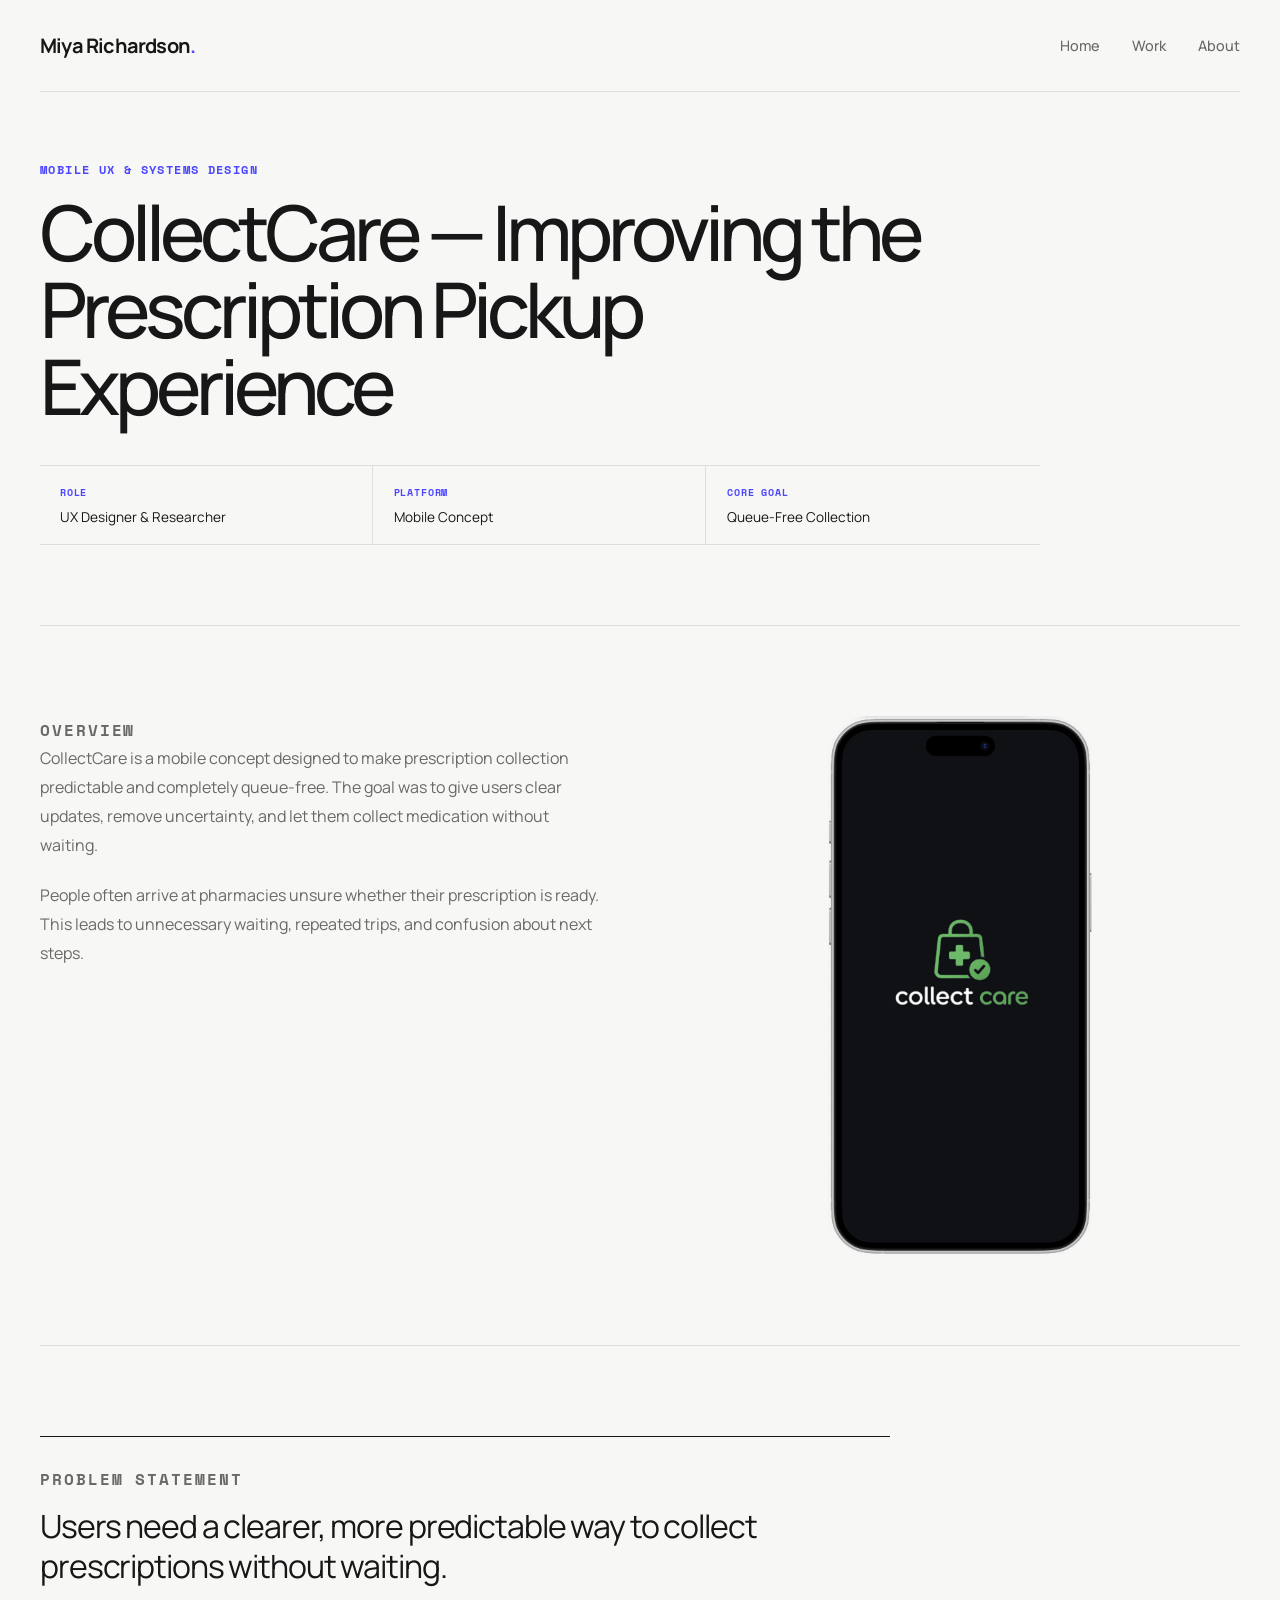
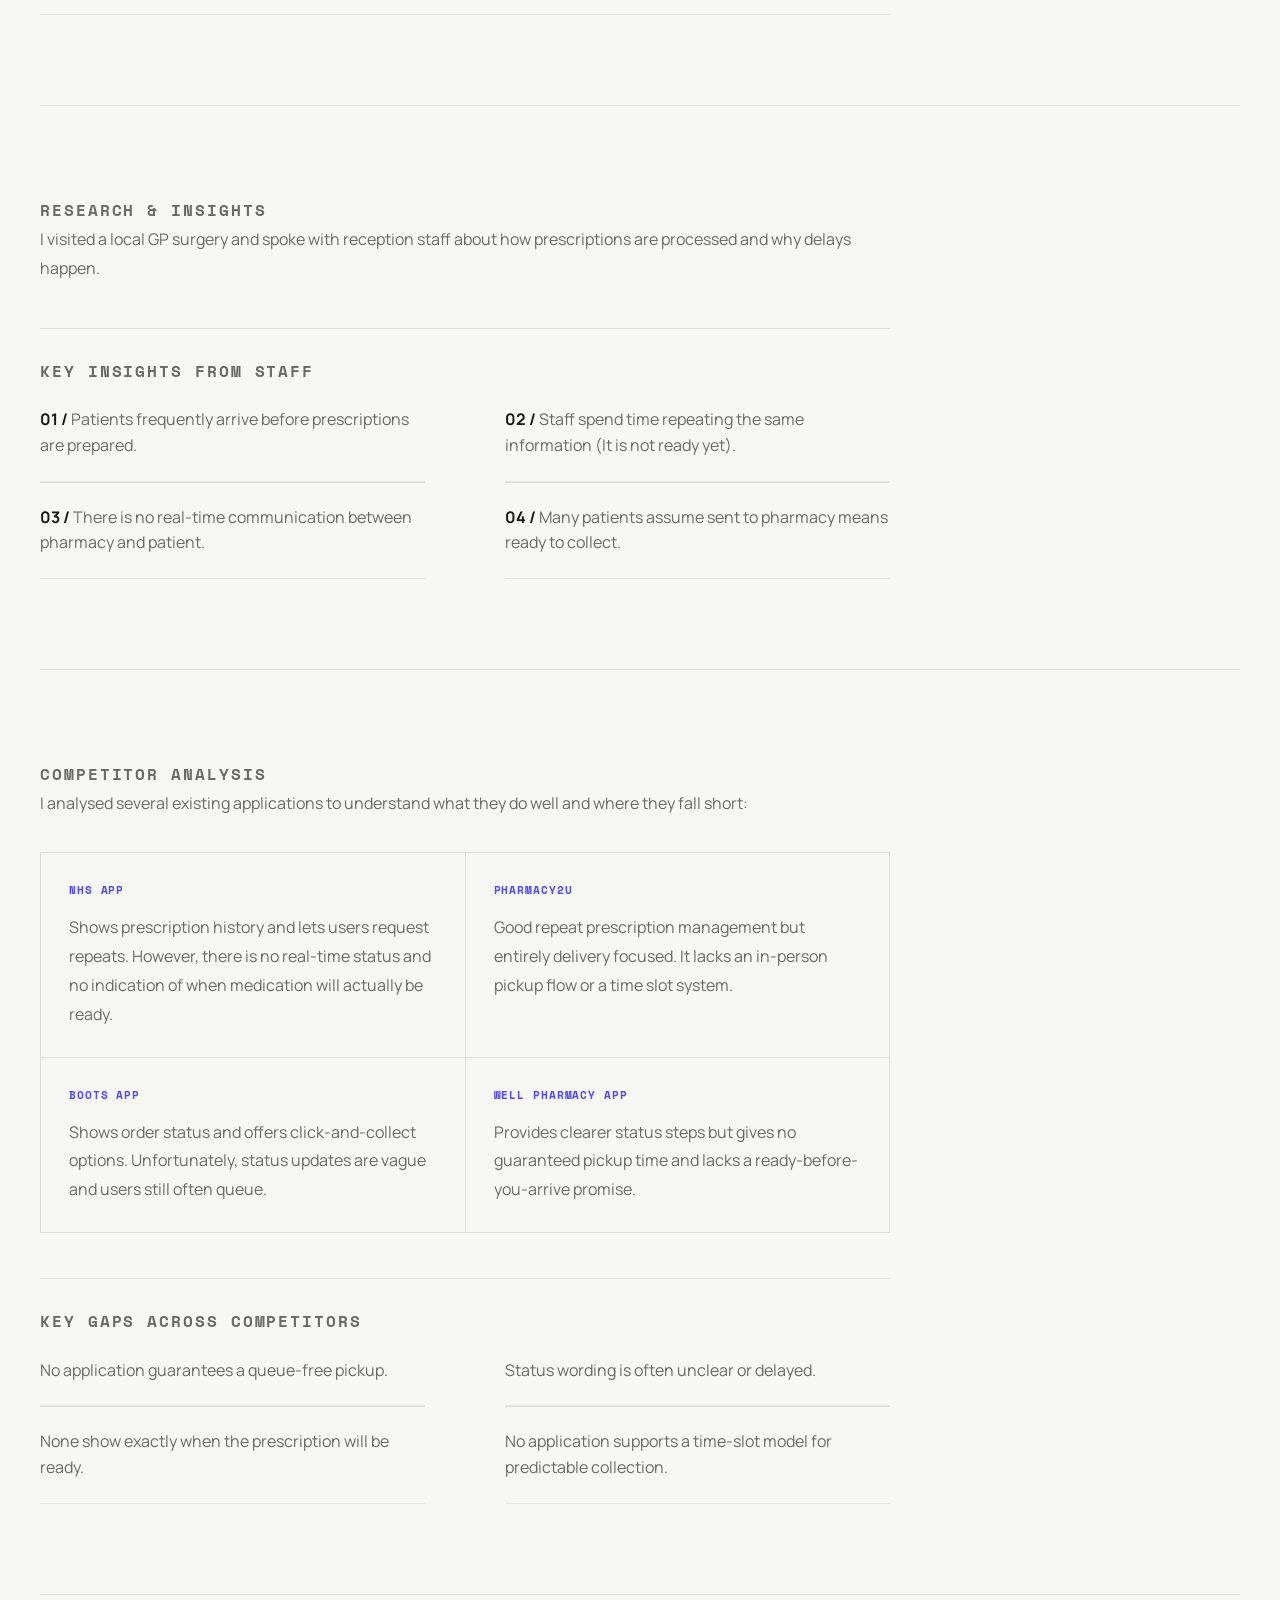
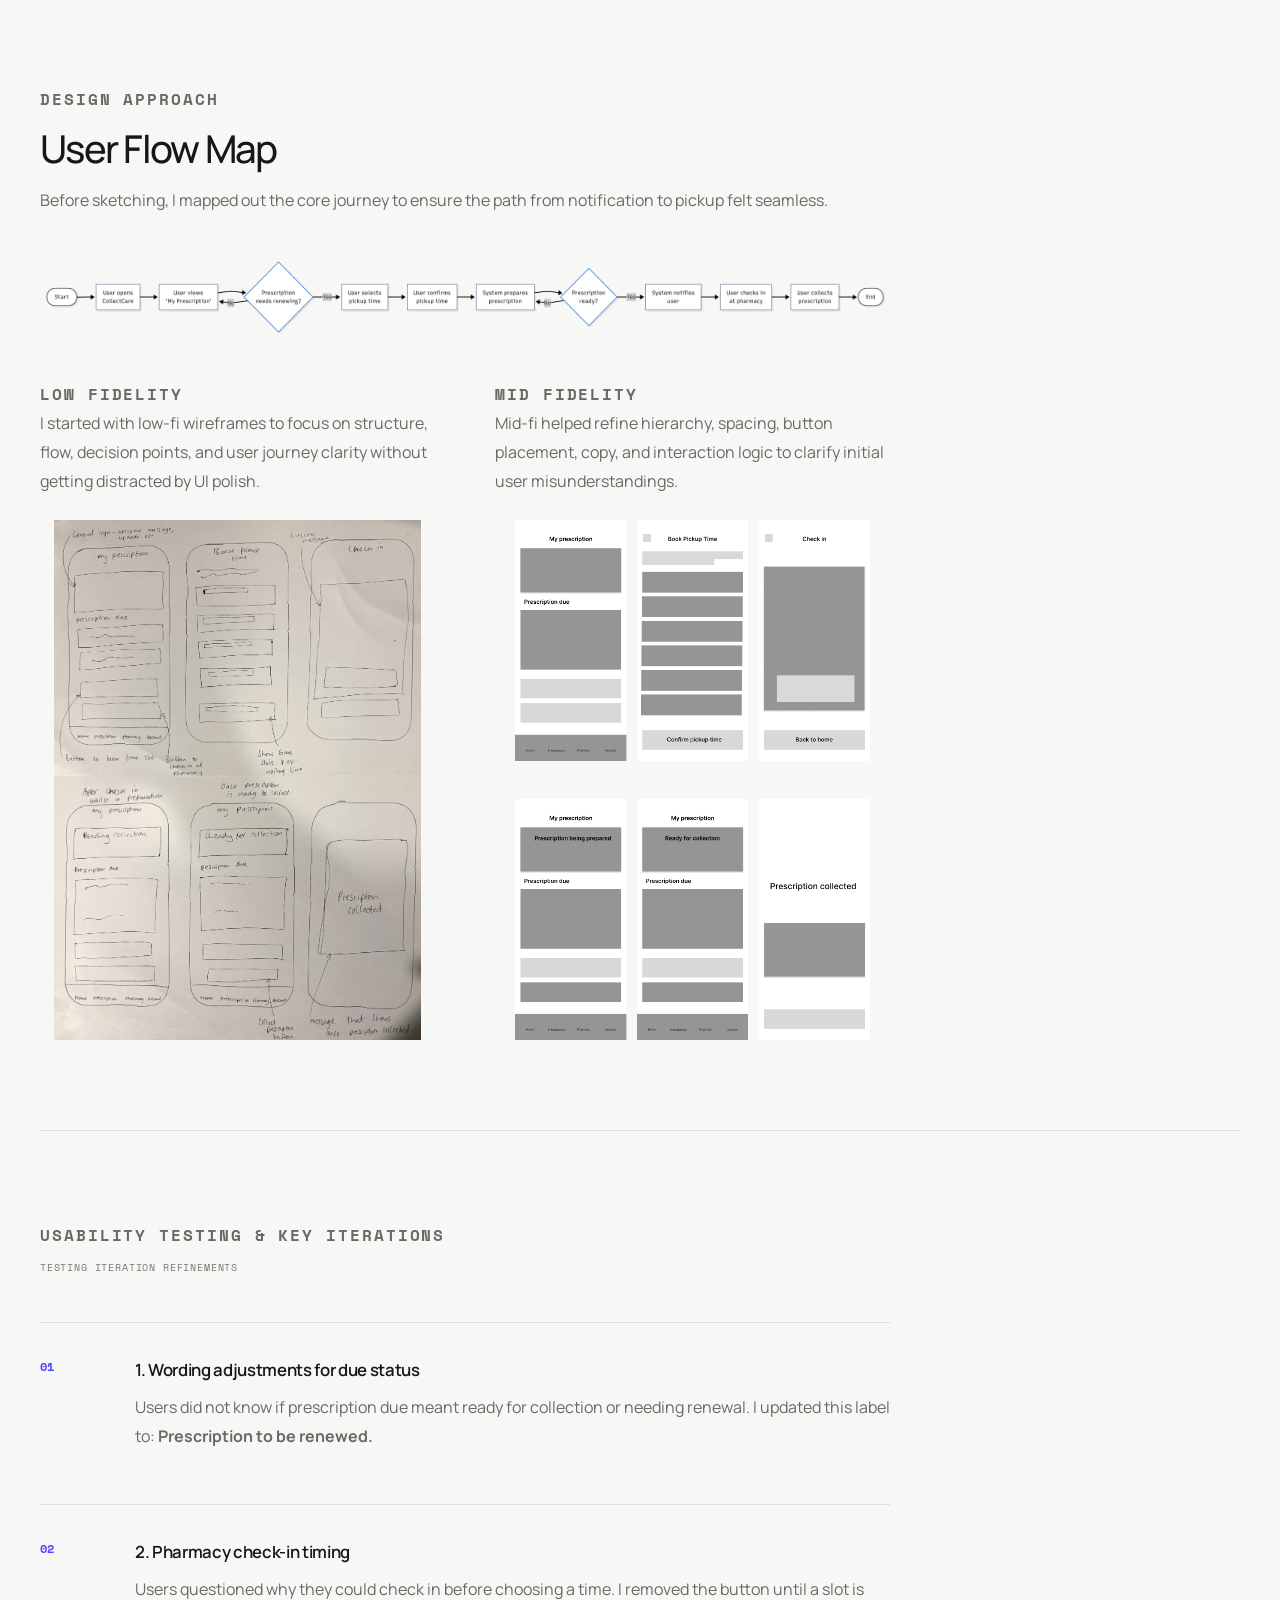
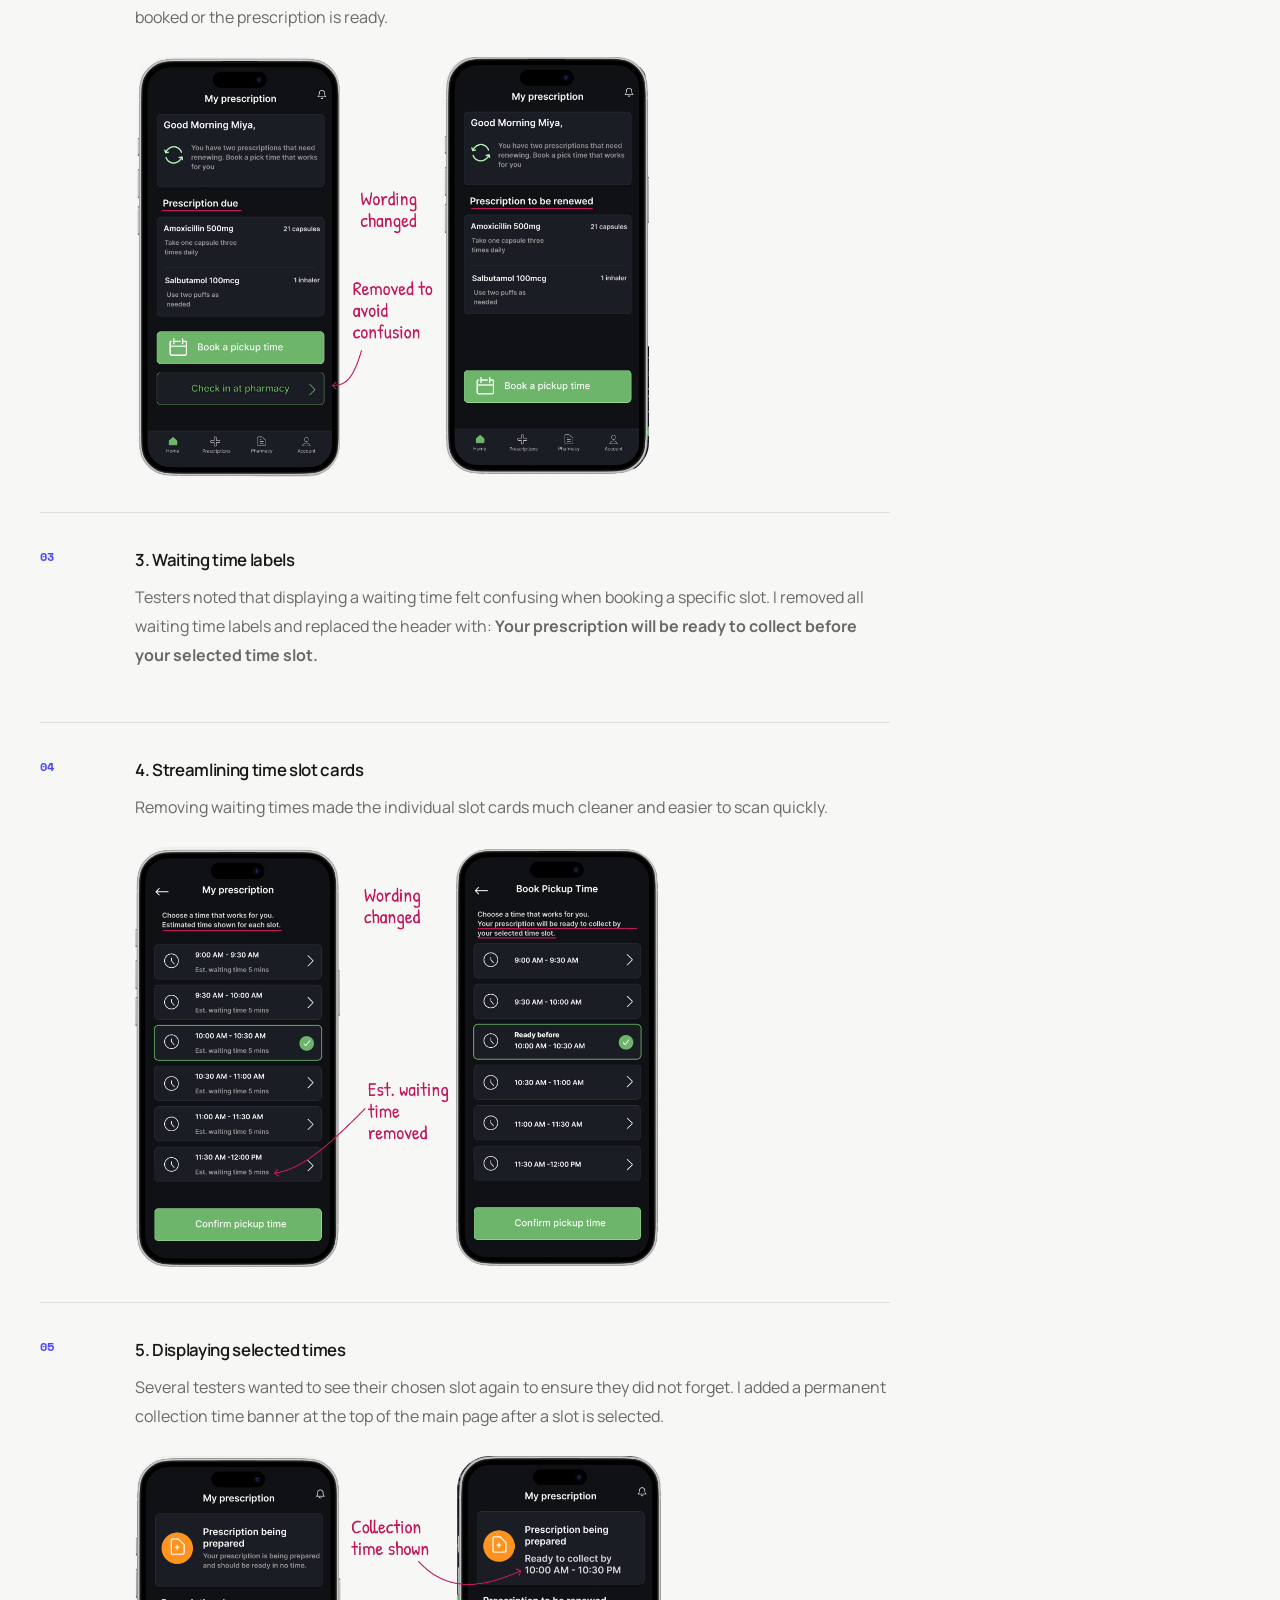
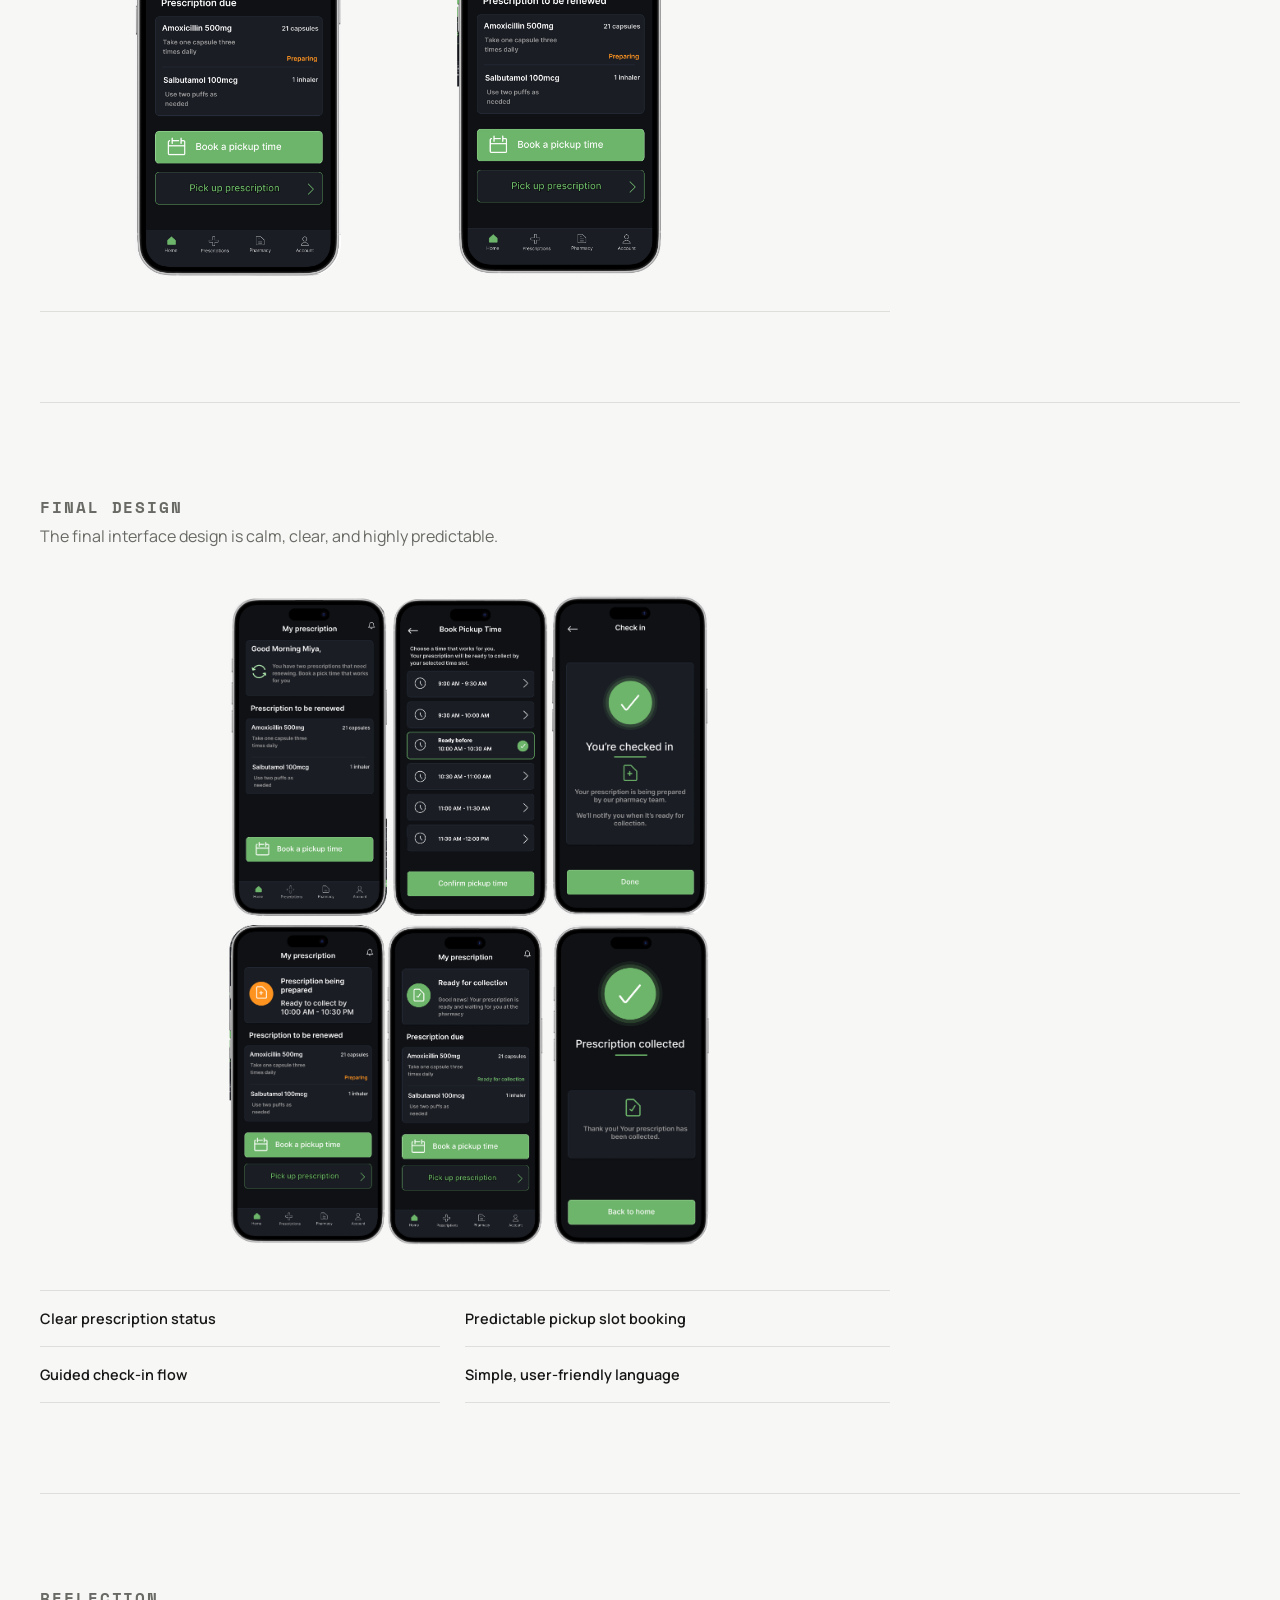
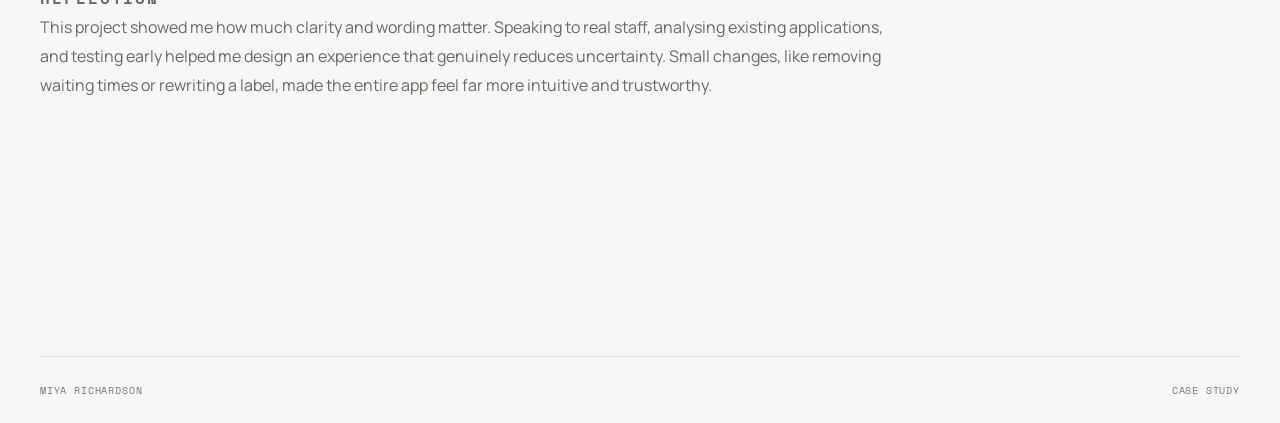
<file: case-study-collectcare.html>
<!DOCTYPE html>
<html lang="en-GB">

<head>

  <meta charset="UTF-8">
  <meta name="viewport" content="width=device-width, initial-scale=1">

  <title>CollectCare Case Study | Miya Richardson</title>

  <link rel="preconnect" href="https://fonts.googleapis.com">
  <link rel="preconnect" href="https://fonts.gstatic.com" crossorigin>

  <link
    href="https://fonts.googleapis.com/css2?family=Manrope:wght@400;500;600;700&family=Space+Mono:wght@400;700&display=swap"
    rel="stylesheet"
  >

  <link rel="stylesheet" href="portfolio.css">

</head>


<body>

<div class="site-shell">


  <!-- HEADER -->

  <header class="topbar">

    <a class="brand" href="index.html">
      Miya Richardson<span>.</span>
    </a>

    <nav class="nav">

      <a href="index.html">
        Home
      </a>

      <a href="index.html#projects">
        Work
      </a>

      <a href="about.html">
        About
      </a>

    </nav>

  </header>


  <main>


    <!-- CASE STUDY -->

    <article class="case-study">


      <!-- INTRO -->

      <header class="case-study-header">

        <p class="eyebrow mono">
          Mobile UX &amp; Systems Design
        </p>

        <h1>
          CollectCare — Improving the Prescription Pickup Experience
        </h1>


        <div class="case-facts">

          <div>
            <span class="case-fact-label mono">
              Role
            </span>

            <span>
              UX Designer &amp; Researcher
            </span>
          </div>


          <div>
            <span class="case-fact-label mono">
              Platform
            </span>

            <span>
              Mobile Concept
            </span>
          </div>


          <div>
            <span class="case-fact-label mono">
              Core Goal
            </span>

            <span>
              Queue-Free Collection
            </span>
          </div>

        </div>

      </header>


      <!-- OVERVIEW -->

      <section class="case-section">

        <div class="case-section-text">

          <p class="eyebrow mono">
            Overview
          </p>

          <p>
            CollectCare is a mobile concept designed to make
            prescription collection predictable and completely
            queue-free. The goal was to give users clear updates,
            remove uncertainty, and let them collect medication
            without waiting.
          </p>

          <p>
            People often arrive at pharmacies unsure whether
            their prescription is ready. This leads to unnecessary
            waiting, repeated trips, and confusion about next steps.
          </p>

        </div>


        <div class="case-hero-image case-phone">
          <img
            src="assets/images/collectcare-splash.png"
            alt="CollectCare Splash Screen Concept"
          >
        </div>

      </section>


      <!-- PROBLEM -->

      <section class="case-section single-column">

        <div class="case-highlight">

          <p class="eyebrow mono">
            Problem Statement
          </p>

          <p>
            Users need a clearer, more predictable way to collect
            prescriptions without waiting.
          </p>

        </div>

      </section>


      <!-- RESEARCH -->

      <section class="case-section single-column">

        <div>

          <p class="eyebrow mono">
            Research &amp; Insights
          </p>

          <p>
            I visited a local GP surgery and spoke with reception
            staff about how prescriptions are processed and why
            delays happen.
          </p>

        </div>


        <div class="case-content-block">

          <p class="eyebrow mono">
            Key Insights from Staff
          </p>

          <ul class="insight-list">

            <li>
              <strong>01 /</strong>
              Patients frequently arrive before prescriptions
              are prepared.
            </li>

            <li>
              <strong>02 /</strong>
              Staff spend time repeating the same information
              (It is not ready yet).
            </li>

            <li>
              <strong>03 /</strong>
              There is no real-time communication between
              pharmacy and patient.
            </li>

            <li>
              <strong>04 /</strong>
              Many patients assume sent to pharmacy means
              ready to collect.
            </li>

          </ul>

        </div>

      </section>


      <!-- COMPETITOR ANALYSIS -->

      <section class="case-section single-column">

        <div>

          <p class="eyebrow mono">
            Competitor Analysis
          </p>

          <p>
            I analysed several existing applications to understand
            what they do well and where they fall short:
          </p>

        </div>


        <div class="competitor-grid">


          <div class="case-minimal-card">

            <h4 class="mono">
              NHS App
            </h4>

            <p>
              Shows prescription history and lets users request
              repeats. However, there is no real-time status and
              no indication of when medication will actually be ready.
            </p>

          </div>


          <div class="case-minimal-card">

            <h4 class="mono">
              Pharmacy2U
            </h4>

            <p>
              Good repeat prescription management but entirely
              delivery focused. It lacks an in-person pickup flow
              or a time slot system.
            </p>

          </div>


          <div class="case-minimal-card">

            <h4 class="mono">
              Boots App
            </h4>

            <p>
              Shows order status and offers click-and-collect
              options. Unfortunately, status updates are vague
              and users still often queue.
            </p>

          </div>


          <div class="case-minimal-card">

            <h4 class="mono">
              Well Pharmacy App
            </h4>

            <p>
              Provides clearer status steps but gives no guaranteed
              pickup time and lacks a ready-before-you-arrive promise.
            </p>

          </div>


        </div>


        <div class="case-content-block">

          <p class="eyebrow mono">
            Key Gaps Across Competitors
          </p>

          <ul class="insight-list">

            <li>
              No application guarantees a queue-free pickup.
            </li>

            <li>
              Status wording is often unclear or delayed.
            </li>

            <li>
              None show exactly when the prescription will be ready.
            </li>

            <li>
              No application supports a time-slot model for
              predictable collection.
            </li>

          </ul>

        </div>

      </section>


      <!-- DESIGN APPROACH -->

      <section class="case-section single-column">

        <div>

          <p class="eyebrow mono">
            Design Approach
          </p>

          <h2>
            User Flow Map
          </h2>

          <p>
            Before sketching, I mapped out the core journey to
            ensure the path from notification to pickup felt seamless.
          </p>

        </div>


        <div class="case-image-large">

          <img
            src="assets/images/collectcare-userflow.png"
            alt="CollectCare User Flow Diagram"
          >

        </div>


        <div class="process-grid">


          <div>

            <p class="eyebrow mono">
              Low Fidelity
            </p>

            <p>
              I started with low-fi wireframes to focus on structure,
              flow, decision points, and user journey clarity without
              getting distracted by UI polish.
            </p>

            <div class="case-image-medium">

              <img
                src="assets/images/collectcare-lowfi.png"
                alt="Low Fidelity Wireframes"
              >

            </div>

          </div>


          <div>

            <p class="eyebrow mono">
              Mid Fidelity
            </p>

            <p>
              Mid-fi helped refine hierarchy, spacing, button placement,
              copy, and interaction logic to clarify initial user
              misunderstandings.
            </p>

            <div class="case-image-medium">

              <img
                src="assets/images/collectcare-midfi.png"
                alt="Mid Fidelity Wireframes"
              >

            </div>

          </div>


        </div>

      </section>


      <!-- TESTING -->

      <section class="case-section single-column">

        <div>

          <p class="eyebrow mono">
            Usability Testing &amp; Key Iterations
          </p>

          <p class="case-sub-label mono">
            Testing iteration refinements
          </p>

        </div>


        <div class="iteration-list">


          <div class="iteration">

            <div class="iteration-number">
              01
            </div>

            <div>

              <h3>
                1. Wording adjustments for due status
              </h3>

              <p>
                Users did not know if prescription due meant ready
                for collection or needing renewal. I updated this
                label to: <strong>Prescription to be renewed.</strong>
              </p>

            </div>

          </div>


          <div class="iteration">

            <div class="iteration-number">
              02
            </div>

            <div>

              <h3>
                2. Pharmacy check-in timing
              </h3>

              <p>
                Users questioned why they could check in before
                choosing a time. I removed the button until a slot
                is booked or the prescription is ready.
              </p>


              <div class="case-image-small">

                <img
                  src="assets/images/collectcare-iteration2.png"
                  alt="Check in button adjustment"
                >

              </div>

            </div>

          </div>


          <div class="iteration">

            <div class="iteration-number">
              03
            </div>

            <div>

              <h3>
                3. Waiting time labels
              </h3>

              <p>
                Testers noted that displaying a waiting time felt
                confusing when booking a specific slot. I removed
                all waiting time labels and replaced the header with:
                <strong>Your prescription will be ready to collect
                before your selected time slot.</strong>
              </p>

            </div>

          </div>


          <div class="iteration">

            <div class="iteration-number">
              04
            </div>

            <div>

              <h3>
                4. Streamlining time slot cards
              </h3>

              <p>
                Removing waiting times made the individual slot cards
                much cleaner and easier to scan quickly.
              </p>


              <div class="case-image-small">

                <img
                  src="assets/images/collectcare-iteration4.png"
                  alt="Streamlined slot cards"
                >

              </div>

            </div>

          </div>


          <div class="iteration">

            <div class="iteration-number">
              05
            </div>

            <div>

              <h3>
                5. Displaying selected times
              </h3>

              <p>
                Several testers wanted to see their chosen slot again
                to ensure they did not forget. I added a permanent
                collection time banner at the top of the main page
                after a slot is selected.
              </p>


              <div class="case-image-small">

                <img
                  src="assets/images/collectcare-iteration5.png"
                  alt="Time banner indicator"
                >

              </div>

            </div>

          </div>


        </div>

      </section>


      <!-- FINAL DESIGN -->

      <section class="case-section single-column">

        <div>

          <p class="eyebrow mono">
            Final Design
          </p>

          <p>
            The final interface design is calm, clear, and highly predictable.
          </p>

        </div>


        <div class="case-image-final">

          <img
            src="assets/images/collectcare-final.png"
            alt="Final High Fidelity App Presentation"
          >

        </div>


        <div class="final-points">

          <div>
            Clear prescription status
          </div>

          <div>
            Predictable pickup slot booking
          </div>

          <div>
            Guided check-in flow
          </div>

          <div>
            Simple, user-friendly language
          </div>

        </div>

      </section>


      <!-- REFLECTION -->

      <section class="case-section single-column final-section">

        <div>

          <p class="eyebrow mono">
            Reflection
          </p>

          <p>
            This project showed me how much clarity and wording matter.
            Speaking to real staff, analysing existing applications,
            and testing early helped me design an experience that
            genuinely reduces uncertainty. Small changes, like removing
            waiting times or rewriting a label, made the entire app feel
            far more intuitive and trustworthy.
          </p>

        </div>

      </section>


    </article>

  </main>


  <footer class="footer">

    <span>
      Miya Richardson
    </span>

    <span>
      Case Study
    </span>

  </footer>


</div>

</body>
</html>
</file>
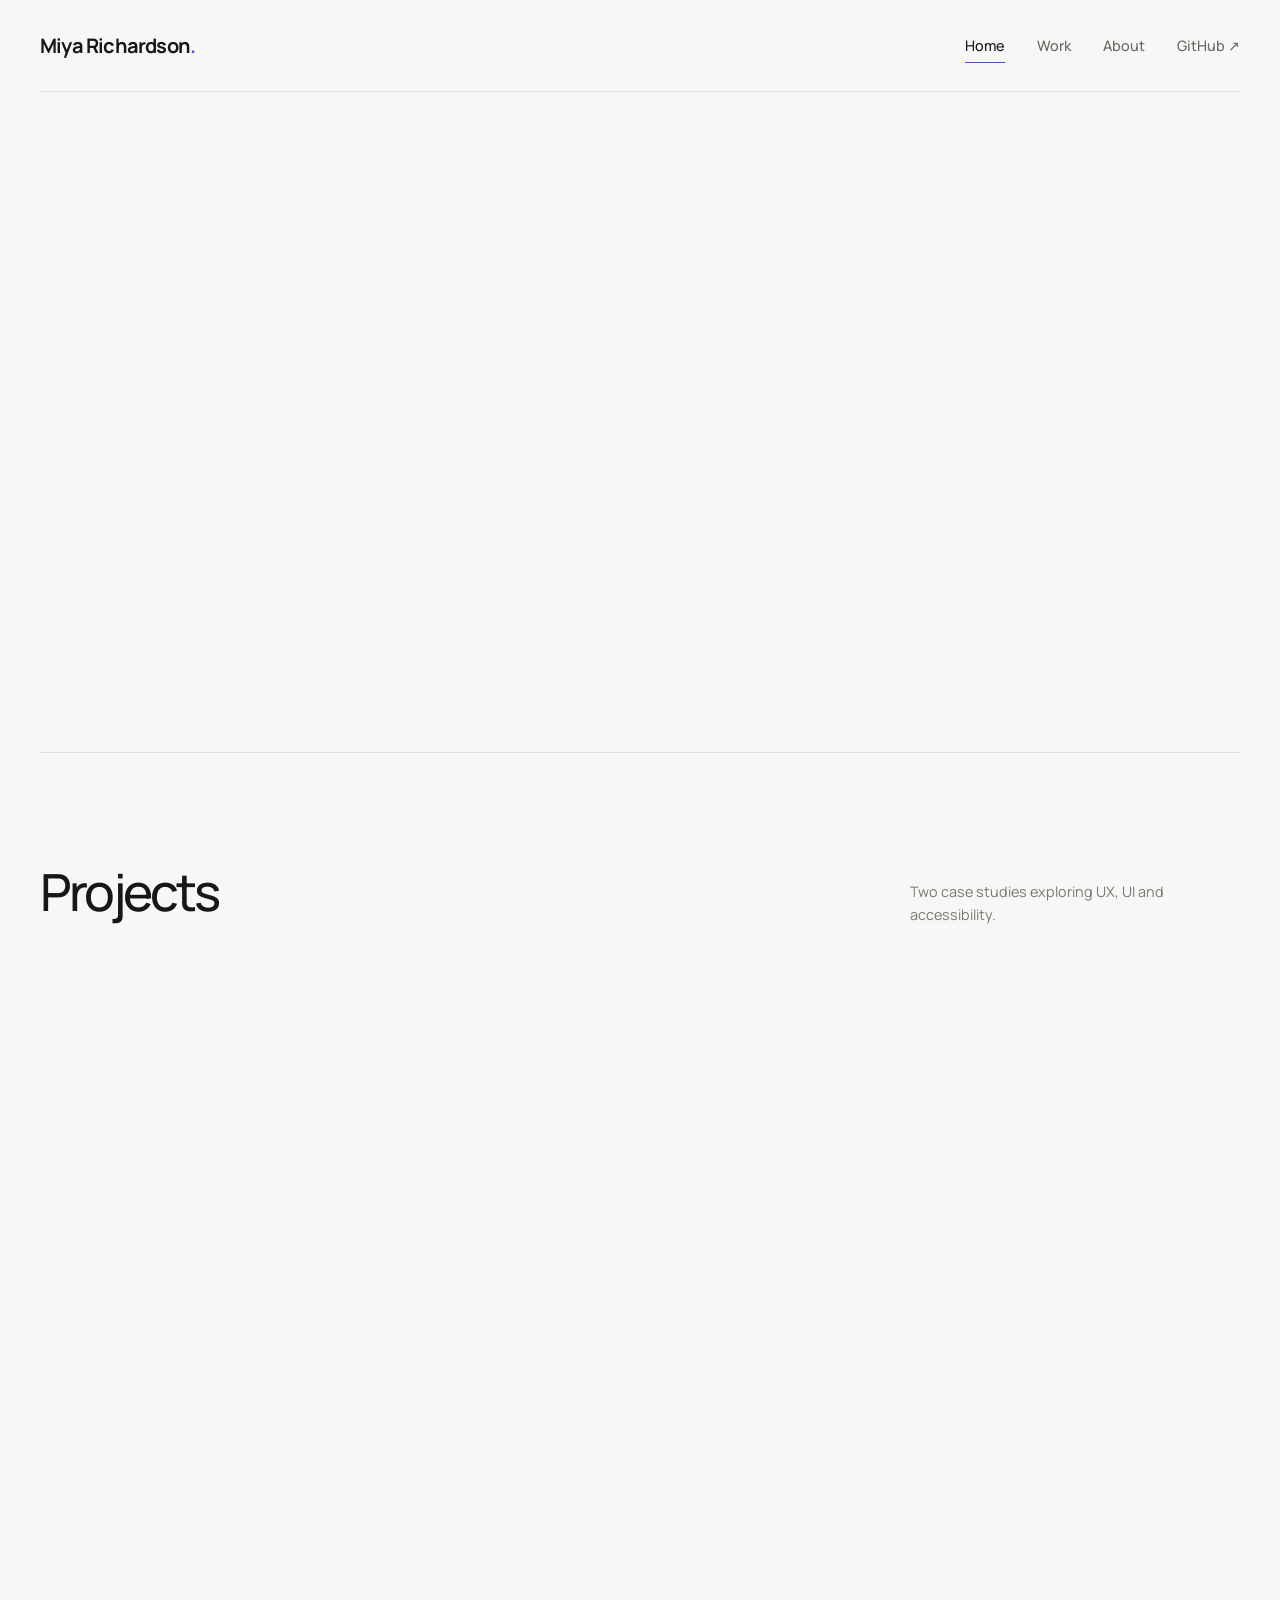
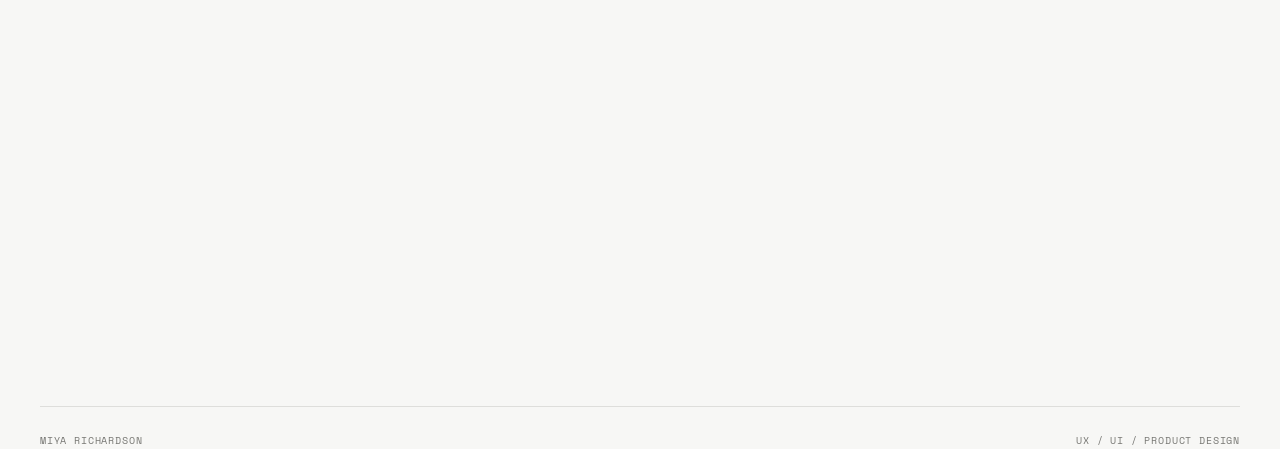
<file: projects.html>
<!DOCTYPE html>

<html lang="en-GB">

<head>

  <meta charset="UTF-8">

  <meta
    name="viewport"
    content="width=device-width, initial-scale=1"
  >

  <meta
    http-equiv="refresh"
    content="0; url=index.html#projects"
  >

  <title>
    Projects | Miya Richardson
  </title>

</head>

<body>

  <p>
    Projects have moved to the
    <a href="index.html#projects">
      homepage
    </a>.
  </p>

</body>

</html>
</file>
<file: portfolio.css>
/* =========================================================
   MIYA RICHARDSON — PORTFOLIO
   Clean / Modern / UX-focused
========================================================= */


/* =========================================================
   RESET
========================================================= */

* {
  box-sizing: border-box;
}

html {
  scroll-behavior: smooth;
}

body {
  margin: 0;
  padding: 0;

  background: #f7f7f5;
  color: #171717;

  font-family: 'Manrope', sans-serif;

  -webkit-font-smoothing: antialiased;
  text-rendering: optimizeLegibility;
}

img {
  max-width: 100%;
  display: block;
}

a {
  color: inherit;
  text-decoration: none;
}

button,
input,
textarea,
select {
  font: inherit;
}


/* =========================================================
   GLOBAL CONTAINER
========================================================= */

.site-shell {
  width: min(1380px, calc(100% - 80px));
  margin: 0 auto;
}


/* =========================================================
   TYPOGRAPHY
========================================================= */

.mono {
  font-family: 'Space Mono', monospace;
}

.eyebrow {
  margin: 0;

  font-family: 'Space Mono', monospace;
  font-size: 0.72rem;
  font-weight: 700;

  line-height: 1.4;
  letter-spacing: 0.12em;
  text-transform: uppercase;

  color: #4d46ff;
}

h1,
h2,
h3,
h4,
p {
  margin-top: 0;
}


/* =========================================================
   HEADER
========================================================= */

.topbar {
  height: 92px;

  display: flex;
  align-items: center;
  justify-content: space-between;

  border-bottom: 1px solid #dededb;
}

.brand {
  font-size: 1.25rem;
  font-weight: 700;

  letter-spacing: -0.04em;
}

.brand span {
  color: #4d46ff;
}

.nav {
  display: flex;
  align-items: center;
  gap: 32px;
}

.nav a {
  position: relative;

  color: #696965;

  font-size: 0.9rem;
  font-weight: 500;

  transition: color 0.2s ease;
}

.nav a:hover {
  color: #171717;
}

.nav a.active {
  color: #171717;
}

.nav a.active::after {
  content: "";

  position: absolute;

  left: 0;
  right: 0;
  bottom: -9px;

  height: 1px;

  background: #4d46ff;
}


/* =========================================================
   HERO
========================================================= */

.hero {
  min-height: 660px;

  display: flex;
  flex-direction: column;
  justify-content: center;

  position: relative;

  padding: 75px 0 110px;
}

.hero-content {
  max-width: 920px;
}

.hero h1 {
  max-width: 900px;

  margin: 22px 0 30px;

  font-size: clamp(3rem, 6vw, 5.6rem);

  font-weight: 500;

  line-height: 0.98;

  letter-spacing: -0.065em;
}

.hero h1 em {
  font-style: normal;
  color: #4d46ff;
}

.hero-copy {
  max-width: 690px;

  margin: 0;

  color: #686864;

  font-size: 1.08rem;

  line-height: 1.75;
}


/* =========================================================
   HERO BUTTONS
========================================================= */

.hero-actions {
  display: flex;
  align-items: center;

  gap: 12px;

  margin-top: 38px;
}

.btn {
  min-height: 48px;

  display: inline-flex;
  align-items: center;
  justify-content: center;

  padding: 0 22px;

  border: 1px solid #171717;

  font-size: 0.82rem;
  font-weight: 600;

  transition:
    transform 0.25s ease,
    background 0.25s ease,
    color 0.25s ease,
    border-color 0.25s ease;
}

.btn:hover {
  transform: translateY(-2px);
}

.btn.primary {
  background: #171717;
  color: #ffffff;
}

.btn.primary:hover {
  background: #4d46ff;
  border-color: #4d46ff;
}

.btn.secondary {
  background: transparent;
}

.btn.secondary:hover {
  background: #ffffff;
}


/* =========================================================
   SCROLL CUE
========================================================= */

.scroll-cue {
  position: absolute;

  left: 0;
  bottom: 30px;

  display: flex;
  align-items: center;
  gap: 12px;

  color: #777773;

  font-family: 'Space Mono', monospace;
  font-size: 0.68rem;

  transition:
    color 0.2s ease,
    transform 0.2s ease;
}

.scroll-cue:hover {
  color: #171717;
  transform: translateY(3px);
}

.scroll-line {
  width: 38px;
  height: 1px;

  background: currentColor;
}


/* =========================================================
   SECTIONS
========================================================= */

.section {
  padding: 95px 0;
}

.projects-section {
  border-top: 1px solid #dededb;
}

.section-head {
  display: flex;
  align-items: flex-end;
  justify-content: space-between;

  gap: 40px;

  margin-bottom: 50px;
}

.section-title {
  margin: 8px 0 0;

  font-size: clamp(2.3rem, 4vw, 3.5rem);

  font-weight: 500;

  line-height: 1;

  letter-spacing: -0.055em;
}

.section-note {
  max-width: 330px;

  margin: 0;

  color: #777773;

  font-size: 0.9rem;

  line-height: 1.6;
}


/* =========================================================
   PROJECT GRID
========================================================= */

.project-list {
  display: grid;

  grid-template-columns: repeat(2, minmax(0, 1fr));

  gap: 28px;
}


/* =========================================================
   PROJECT CARD
========================================================= */

.project-card {
  overflow: hidden;

  background: #ffffff;

  border: 1px solid #dededb;

  transition:
    transform 0.35s cubic-bezier(.22, 1, .36, 1),
    border-color 0.35s ease;
}

.project-card:hover {
  transform: translateY(-6px);

  border-color: #c8c8c4;
}

.project-card-link {
  display: block;
}


/* =========================================================
   PROJECT IMAGE AREA
========================================================= */

.project-visual {
  height: 330px;

  display: flex;
  align-items: center;
  justify-content: center;

  overflow: hidden;

  background: #f2f2ef;
}

.project-visual img {
  width: 100%;
  height: 100%;

  display: block;

  object-fit: contain;

  padding: 35px;

  transition:
    transform 0.6s cubic-bezier(.22, 1, .36, 1);
}

.project-card:hover .project-visual img {
  transform: scale(1.035);
}


/* =========================================================
   PROJECT BODY
========================================================= */

.project-body {
  padding: 30px 30px 34px;
}

.project-meta {
  margin: 0 0 12px;

  color: #4d46ff;

  font-family: 'Space Mono', monospace;
  font-size: 0.68rem;
  font-weight: 700;

  letter-spacing: 0.1em;
  text-transform: uppercase;
}

.project-body h3 {
  margin: 0 0 15px;

  font-size: clamp(1.65rem, 3vw, 2.2rem);

  font-weight: 500;

  line-height: 1.1;

  letter-spacing: -0.045em;
}

.project-body p:not(.project-meta) {
  max-width: 620px;

  margin: 0;

  color: #696965;

  font-size: 0.95rem;

  line-height: 1.7;
}

.project-link {
  display: inline-flex;
  align-items: center;
  gap: 8px;

  margin-top: 25px;

  font-size: 0.85rem;
  font-weight: 600;
}

.arrow {
  transition: transform 0.25s ease;
}

.project-card:hover .arrow {
  transform: translateX(4px);
}


/* =========================================================
   WHAT I BRING
========================================================= */

.what-i-bring {
  padding-top: 40px;
  padding-bottom: 110px;
}

.clean-box {
  padding-top: 35px;

  border-top: 1px solid #dededb;
}

.statement {
  max-width: 850px;

  margin: 20px 0 0;

  font-size: clamp(1.7rem, 3vw, 2.7rem);

  line-height: 1.2;

  letter-spacing: -0.05em;
}


/* =========================================================
   FOOTER
========================================================= */

.footer {
  display: flex;
  align-items: center;
  justify-content: space-between;

  padding: 25px 0;

  border-top: 1px solid #dededb;

  color: #777773;

  font-family: 'Space Mono', monospace;
  font-size: 0.65rem;

  letter-spacing: 0.08em;
  text-transform: uppercase;
}


/* =========================================================
   CASE STUDY PAGES
========================================================= */

.case-study {
  padding: 80px 0 120px;
}

.case-study-header {
  max-width: 900px;

  margin-bottom: 70px;
}

.case-study-header h1 {
  max-width: 900px;

  margin: 16px 0 22px;

  font-size: clamp(3rem, 6vw, 5rem);

  font-weight: 500;

  line-height: 1;

  letter-spacing: -0.065em;
}

.case-study-intro {
  max-width: 720px;

  margin: 0;

  color: #696965;

  font-size: 1.1rem;

  line-height: 1.75;
}


/* =========================================================
   CASE STUDY HERO IMAGE

   Keeps imagery restrained rather than huge.
========================================================= */

.case-study-hero {
  width: 100%;

  display: flex;
  justify-content: center;
  align-items: center;

  margin: 0 0 80px;

  background: #f2f2ef;

  overflow: hidden;
}

.case-study-hero img {
  width: auto;
  max-width: 100%;

  max-height: 580px;

  object-fit: contain;

  padding: 45px;
}


/* =========================================================
   CASE STUDY CONTENT
========================================================= */

.case-study-layout {
  display: grid;

  grid-template-columns: 230px minmax(0, 760px);

  justify-content: space-between;

  gap: 70px;
}

.case-study-sidebar {
  position: sticky;

  top: 35px;

  align-self: start;
}

.case-study-sidebar p {
  margin: 0 0 15px;

  color: #4d46ff;

  font-family: 'Space Mono', monospace;
  font-size: 0.68rem;
  font-weight: 700;

  letter-spacing: 0.1em;
  text-transform: uppercase;
}

.case-study-sidebar a {
  display: block;

  padding: 10px 0;

  border-bottom: 1px solid #dededb;

  color: #696965;

  font-size: 0.85rem;

  transition: color 0.2s ease;
}

.case-study-sidebar a:hover {
  color: #4d46ff;
}

.case-study-content h2 {
  margin: 0 0 22px;

  padding-top: 5px;

  font-size: clamp(2rem, 3.5vw, 3rem);

  font-weight: 500;

  line-height: 1.05;

  letter-spacing: -0.05em;
}

.case-study-content h3 {
  margin: 55px 0 15px;

  font-size: 1.35rem;

  font-weight: 600;

  letter-spacing: -0.025em;
}

.case-study-content p {
  max-width: 720px;

  margin-bottom: 24px;

  color: #696965;

  font-size: 1rem;

  line-height: 1.8;
}

.case-study-content ul {
  margin: 0 0 30px;

  padding-left: 20px;

  color: #696965;

  line-height: 1.8;
}

.case-study-content li {
  margin-bottom: 8px;
}


/* =========================================================
   CASE STUDY IMAGE / MEDIA

   Smaller than before so pages don't become
   enormous walls of imagery.
========================================================= */

.case-study-image {
  width: 100%;

  margin: 45px 0;

  display: flex;
  justify-content: center;
  align-items: center;

  background: transparent;

  overflow: hidden;
}

.case-study-image img {
  width: auto;
  max-width: 90%;

  max-height: 650px;

  object-fit: contain;

  border-radius: 0;

  box-shadow: none;
}


/* =========================================================
   PHONE / DEVICE IMAGES

   Use this class when an image is specifically
   a phone mockup and shouldn't become enormous.
========================================================= */

.phone-image {
  max-width: 340px !important;
  max-height: 620px !important;

  margin-left: auto;
  margin-right: auto;
}


/* =========================================================
   SIGN LANGUAGE IMAGE

   Your renamed image should use:
   signlanguage.png

   This prevents it from taking over the page.
========================================================= */

.signlanguage-image {
  width: 100%;

  max-width: 720px;

  max-height: 500px;

  margin-left: auto;
  margin-right: auto;

  object-fit: contain;
}


/* =========================================================
   TWO IMAGE ROW
========================================================= */

.image-row {
  display: grid;

  grid-template-columns: repeat(2, minmax(0, 1fr));

  gap: 25px;

  margin: 50px 0;
}

.image-row img {
  width: 100%;
  height: 420px;

  object-fit: contain;

  background: #f2f2ef;
}


/* =========================================================
   ABOUT PAGE
========================================================= */

.about-page {
  padding: 75px 0 120px;
}

.about-header {
  margin-bottom: 70px;
}

.about-header h1 {
  margin: 15px 0 0;

  font-size: clamp(3rem, 6vw, 5rem);

  font-weight: 500;

  line-height: 1;

  letter-spacing: -0.065em;
}

.about-layout {
  display: grid;

  grid-template-columns: 230px minmax(0, 760px);

  justify-content: space-between;

  gap: 70px;
}

.about-sidebar {
  align-self: start;
}

.about-sidebar-title {
  margin: 0 0 18px;

  color: #4d46ff;

  font-family: 'Space Mono', monospace;
  font-size: 0.68rem;
  font-weight: 700;

  letter-spacing: 0.1em;
  text-transform: uppercase;
}

.about-sidebar-item {
  padding: 14px 0;

  border-top: 1px solid #dededb;

  color: #696965;

  font-size: 0.9rem;
}

.about-sidebar-item:last-child {
  border-bottom: 1px solid #dededb;
}

.about-content {
  margin-top: 0;
}

.about-section {
  padding-top: 0;
  margin-bottom: 70px;
}

.about-section + .about-section {
  padding-top: 55px;

  border-top: 1px solid #dededb;
}

.about-section h2 {
  margin: 0 0 25px;

  font-size: clamp(2rem, 3.5vw, 3rem);

  font-weight: 500;

  line-height: 1.05;

  letter-spacing: -0.05em;
}

.about-section p {
  max-width: 760px;

  margin-bottom: 22px;

  color: #696965;

  font-size: 1rem;

  line-height: 1.8;
}


/* =========================================================
   CONTACT / CTA
========================================================= */

.contact-block {
  padding: 60px 0;

  border-top: 1px solid #dededb;
}

.contact-block h2 {
  max-width: 700px;

  margin: 15px 0 30px;

  font-size: clamp(2.2rem, 4vw, 3.7rem);

  font-weight: 500;

  line-height: 1;

  letter-spacing: -0.055em;
}


/* =========================================================
   SCROLL REVEALS
========================================================= */

.reveal {
  opacity: 0;

  transition:
    opacity 0.9s ease,
    transform 1s cubic-bezier(.16, 1, .3, 1);
}

.reveal-left {
  transform: translateX(-120px);
}

.reveal-right {
  transform: translateX(120px);
}

.reveal-up {
  transform: translateY(50px);
}

.reveal.visible {
  opacity: 1;

  transform: translate3d(0, 0, 0);
}


/* =========================================================
   HERO LOAD
========================================================= */

.hero-animate {
  opacity: 0;

  transform: translateY(25px);

  animation:
    heroEnter 0.8s cubic-bezier(.16, 1, .3, 1)
    forwards;
}

.hero-animate:nth-child(1) {
  animation-delay: 0.05s;
}

.hero-animate:nth-child(2) {
  animation-delay: 0.15s;
}

.hero-animate:nth-child(3) {
  animation-delay: 0.25s;
}

.hero-animate:nth-child(4) {
  animation-delay: 0.35s;
}

@keyframes heroEnter {

  to {
    opacity: 1;

    transform: translateY(0);
  }

}


/* =========================================================
   HOVER LINK
========================================================= */

.text-link {
  display: inline-flex;
  align-items: center;
  gap: 7px;

  color: #171717;

  font-size: 0.85rem;
  font-weight: 600;

  transition: color 0.2s ease;
}

.text-link span {
  transition: transform 0.2s ease;
}

.text-link:hover {
  color: #4d46ff;
}

.text-link:hover span {
  transform: translateX(4px);
}


/* =========================================================
   FOCUS STATES
========================================================= */

a:focus-visible,
button:focus-visible {
  outline: 2px solid #4d46ff;
  outline-offset: 5px;
}


/* =========================================================
   MOBILE
========================================================= */

@media (max-width: 900px) {

  .site-shell {
    width: min(100% - 40px, 650px);
  }


  /* Header */

  .topbar {
    height: 75px;
  }

  .nav {
    gap: 18px;
  }

  .nav a {
    font-size: 0.76rem;
  }

  .nav a:last-child {
    display: none;
  }


  /* Hero */

  .hero {
    min-height: 590px;

    padding: 65px 0 100px;
  }

  .hero h1 {
    font-size: clamp(2.8rem, 12vw, 4.5rem);
  }

  .hero-copy {
    font-size: 1rem;
  }


  /* Buttons */

  .hero-actions {
    flex-direction: column;

    align-items: stretch;

    width: 100%;
  }

  .btn {
    width: 100%;
  }


  /* Sections */

  .section {
    padding: 70px 0;
  }

  .section-head {
    display: block;

    margin-bottom: 35px;
  }

  .section-note {
    margin-top: 18px;
  }


  /* Projects */

  .project-list {
    grid-template-columns: 1fr;

    gap: 22px;
  }

  .project-visual {
    height: 280px;
  }

  .project-body {
    padding: 25px;
  }


  /* Case studies */

  .case-study {
    padding: 55px 0 80px;
  }

  .case-study-header {
    margin-bottom: 45px;
  }

  .case-study-header h1 {
    font-size: clamp(2.8rem, 12vw, 4.3rem);
  }

  .case-study-hero {
    margin-bottom: 50px;
  }

  .case-study-hero img {
    max-height: 450px;

    padding: 25px;
  }

  .case-study-layout {
    grid-template-columns: 1fr;

    gap: 45px;
  }

  .case-study-sidebar {
    position: static;
  }

  .case-study-content h2 {
    font-size: 2rem;
  }

  .case-study-image img {
    max-width: 100%;
    max-height: 500px;
  }

  .phone-image {
    max-width: 300px !important;
  }

  .image-row {
    grid-template-columns: 1fr;

    gap: 20px;
  }

  .image-row img {
    height: 320px;
  }


  /* About */

  .about-page {
    padding: 55px 0 80px;
  }

  .about-header {
    margin-bottom: 45px;
  }

  .about-header h1 {
    font-size: clamp(2.8rem, 12vw, 4.3rem);
  }

  .about-layout {
    grid-template-columns: 1fr;

    gap: 45px;
  }

  .about-content {
    margin-top: 0;
  }

  .about-section {
    margin-bottom: 55px;
  }

  .about-section + .about-section {
    padding-top: 40px;
  }


  /* Footer */

  .footer {
    align-items: flex-start;

    flex-direction: column;

    gap: 15px;
  }


  /*
    On mobile, side movement becomes vertical
    because horizontal motion can feel cramped.
  */

  .reveal-left,
  .reveal-right {
    transform: translateY(45px);
  }

}


/* =========================================================
   SMALL PHONES
========================================================= */

@media (max-width: 500px) {

  .site-shell {
    width: calc(100% - 30px);
  }

  .brand {
    font-size: 1.1rem;
  }

  .nav {
    gap: 13px;
  }

  .nav a {
    font-size: 0.7rem;
  }

  .hero {
    min-height: 560px;
  }

  .hero h1 {
    font-size: 2.9rem;

    letter-spacing: -0.06em;
  }

  .project-visual {
    height: 245px;
  }

  .project-visual img {
    padding: 25px;
  }

  .project-body h3 {
    font-size: 1.65rem;
  }

  .statement {
    font-size: 1.8rem;
  }

}


/* =========================================================
   REDUCED MOTION
========================================================= */

@media (prefers-reduced-motion: reduce) {

  html {
    scroll-behavior: auto;
  }

  *,
  *::before,
  *::after {
    animation: none !important;
    transition: none !important;
  }

  .hero-animate,
  .reveal,
  .reveal-left,
  .reveal-right,
  .reveal-up {
    opacity: 1;

    transform: none;
  }

}
/* =========================================================
   CASE STUDY — NEW CLEAN LAYOUT
========================================================= */

.case-study {
  padding-top: 70px;
}

.case-study-header {
  max-width: 1000px;
  margin-bottom: 80px;
}

.case-study-header h1 {
  max-width: 900px;
}

.case-facts {
  display: grid;
  grid-template-columns: repeat(3, 1fr);
  gap: 1px;

  margin-top: 40px;

  border-top: 1px solid #dededb;
  border-bottom: 1px solid #dededb;
}

.case-facts > div {
  display: flex;
  flex-direction: column;
  gap: 8px;

  padding: 18px 20px;

  border-right: 1px solid #dededb;

  font-size: 0.85rem;
}

.case-facts > div:last-child {
  border-right: 0;
}

.case-fact-label {
  color: #4d46ff;

  font-size: 0.65rem;
  font-weight: 700;

  text-transform: uppercase;
  letter-spacing: 0.08em;
}

.case-section {
  display: grid;
  grid-template-columns: minmax(0, 1fr) minmax(280px, 1fr);

  gap: 80px;

  padding: 90px 0;

  border-top: 1px solid #dededb;
}

.case-section.single-column {
  display: block;
}

.case-section.single-column > * {
  max-width: 850px;
}

.case-section p {
  color: #696965;
  font-size: 1rem;
  line-height: 1.8;
}

.case-section-text {
  max-width: 650px;
}

.case-section-text p:not(.eyebrow) {
  margin-bottom: 22px;
}

.case-section h2 {
  margin: 15px 0 15px;

  font-size: clamp(1.8rem, 3vw, 2.5rem);
  font-weight: 500;

  line-height: 1.1;
  letter-spacing: -0.045em;
}

.case-hero-image {
  display: flex;
  justify-content: center;
  align-items: center;

  background: transparent;
}

.case-phone img {
  width: auto;
  max-width: 300px;
  max-height: 540px;

  object-fit: contain;
}

.case-highlight {
  max-width: 850px;

  padding: 28px 0;

  border-top: 1px solid #171717;
  border-bottom: 1px solid #dededb;
}

.case-highlight p:last-child {
  margin: 12px 0 0;

  color: #171717;

  font-size: clamp(1.4rem, 3vw, 2rem);

  line-height: 1.25;

  letter-spacing: -0.035em;
}

.case-content-block {
  max-width: 850px;

  margin-top: 45px;
  padding-top: 28px;

  border-top: 1px solid #dededb;
}

.insight-list {
  display: grid;

  gap: 16px;

  margin: 20px 0 0;
  padding: 0;

  list-style: none;
}

.insight-list li {
  display: grid;
  grid-template-columns: 55px 1fr;

  gap: 15px;

  padding-bottom: 16px;

  border-bottom: 1px solid #e5e5e2;

  color: #696965;

  font-size: 0.95rem;
  line-height: 1.65;
}

.insight-list strong {
  color: #171717;
}

.competitor-grid {
  display: grid;

  grid-template-columns: repeat(2, minmax(0, 1fr));

  gap: 1px;

  margin-top: 35px;

  border: 1px solid #dededb;
  background: #dededb;
}

.case-minimal-card {
  padding: 28px;

  background: #f7f7f5;
}

.case-minimal-card h4 {
  margin: 0 0 15px;

  color: #4d46ff;

  font-size: 0.7rem;

  letter-spacing: 0.08em;
  text-transform: uppercase;
}

.case-minimal-card p {
  margin: 0;
}

.case-image-large {
  max-width: 900px;

  margin: 45px 0;

  background: transparent;
}

.case-image-large img {
  width: 100%;
  max-height: 580px;

  object-fit: contain;
}

.process-grid {
  display: grid;

  grid-template-columns: repeat(2, minmax(0, 1fr));

  gap: 60px;

  margin-top: 45px;
}

.case-image-medium {
  display: flex;
  justify-content: center;
  align-items: center;

  margin-top: 25px;

  background: transparent;
}

.case-image-medium img {
  width: auto;
  max-width: 100%;
  max-height: 520px;

  object-fit: contain;
}

.case-sub-label {
  margin-top: 8px !important;

  color: #777773 !important;

  font-size: 0.65rem !important;
  text-transform: uppercase;
  letter-spacing: 0.08em;
}

.iteration-list {
  max-width: 900px;

  margin-top: 45px;

  border-top: 1px solid #dededb;
}

.iteration {
  display: grid;
  grid-template-columns: 70px 1fr;

  gap: 25px;

  padding: 35px 0;

  border-bottom: 1px solid #dededb;
}

.iteration-number {
  color: #4d46ff;

  font-family: 'Space Mono', monospace;
  font-size: 0.75rem;
  font-weight: 700;
}

.iteration h3 {
  margin: 0 0 12px;

  font-size: 1.05rem;
  font-weight: 600;

  letter-spacing: -0.02em;
}

.iteration p {
  margin-bottom: 18px;
}

.case-image-small {
  display: flex;
  justify-content: flex-start;

  margin-top: 25px;
}

.case-image-small img {
  width: auto;
  max-width: 100%;
  max-height: 420px;

  object-fit: contain;
}

.case-image-final {
  max-width: 950px;

  margin: 45px 0;
}

.case-image-final img {
  width: 100%;
  max-height: 650px;

  object-fit: contain;
}

.final-points {
  display: grid;

  grid-template-columns: repeat(2, minmax(0, 1fr));

  gap: 0;

  max-width: 850px;

  border-top: 1px solid #dededb;
}

.final-points div {
  padding: 18px 0;

  border-bottom: 1px solid #dededb;

  font-size: 0.9rem;
  font-weight: 600;
}

.final-points div:nth-child(odd) {
  margin-right: 25px;
}

.final-section {
  padding-bottom: 120px;
}


/* ACCESSIBILITY */

.persona-grid {
  display: grid;

  grid-template-columns: repeat(2, minmax(0, 1fr));

  gap: 30px;

  max-width: 850px;

  margin-top: 40px;
}

.persona-grid > div {
  display: flex;
  flex-direction: column;
  gap: 18px;

  padding: 20px 0;

  border-top: 1px solid #dededb;
}

.case-label {
  color: #4d46ff;

  font-size: 0.65rem;
  font-weight: 700;

  text-transform: uppercase;
  letter-spacing: 0.08em;
}

.persona-grid img {
  width: 100%;
  max-height: 450px;

  object-fit: contain;
}

.goal-grid {
  display: grid;

  grid-template-columns: repeat(2, minmax(0, 1fr));

  gap: 50px;

  max-width: 850px;

  margin-top: 35px;
}

.goal-grid > div {
  padding-top: 20px;

  border-top: 1px solid #dededb;
}

.goal-grid p {
  margin-bottom: 15px;
}

.case-section-heading {
  margin-bottom: 40px;
}

.wcag-list {
  display: flex;
  flex-direction: column;

  gap: 1px;

  max-width: 950px;

  background: #dededb;

  border-top: 1px solid #dededb;
  border-bottom: 1px solid #dededb;
}

.wcag-item {
  display: grid;

  grid-template-columns: 1fr 0.85fr;

  gap: 50px;

  padding: 40px;

  background: #f7f7f5;
}

.wcag-item.stacked {
  display: block;
}

.wcag-item h3 {
  margin: 10px 0 12px;

  font-size: 1.35rem;
  font-weight: 500;

  letter-spacing: -0.025em;
}

.wcag-image {
  display: flex;
  justify-content: center;
  align-items: center;

  background: transparent;
}

.wcag-image img {
  width: 100%;
  max-height: 390px;

  object-fit: contain;
}

.wcag-item.stacked .wcag-image {
  margin-top: 30px;
}

.signlanguage-wrap {
  max-width: 700px;
}

.signlanguage-image {
  width: 100% !important;

  max-width: 700px !important;
  max-height: 420px !important;

  object-fit: contain;
}


/* MOBILE */

@media (max-width: 800px) {

  .case-study {
    padding-top: 50px;
  }

  .case-study-header {
    margin-bottom: 55px;
  }

  .case-facts {
    grid-template-columns: 1fr;
  }

  .case-facts > div {
    border-right: 0;
    border-bottom: 1px solid #dededb;
  }

  .case-facts > div:last-child {
    border-bottom: 0;
  }

  .case-section {
    grid-template-columns: 1fr;

    gap: 40px;

    padding: 65px 0;
  }

  .case-phone img {
    max-width: 260px;
    max-height: 500px;
  }

  .competitor-grid {
    grid-template-columns: 1fr;
  }

  .process-grid {
    grid-template-columns: 1fr;

    gap: 50px;
  }

  .iteration {
    grid-template-columns: 45px 1fr;

    gap: 15px;
  }

  .final-points {
    grid-template-columns: 1fr;
  }

  .final-points div:nth-child(odd) {
    margin-right: 0;
  }

  .persona-grid,
  .goal-grid {
    grid-template-columns: 1fr;
  }

  .wcag-item {
    grid-template-columns: 1fr;

    gap: 30px;

    padding: 28px 20px;
  }

  .wcag-item.stacked {
    display: block;
  }

  .case-image-large img {
    max-height: 450px;
  }

}
/* =========================================================
   KEY GAPS ACROSS COMPETITORS
   ========================================================= */

.case-content-block .insight-list {
  width: 100%;
  max-width: none;

  display: grid;
  grid-template-columns: repeat(2, minmax(0, 1fr));

  column-gap: 80px;
  row-gap: 0;

  margin: 0;
  padding: 0;

  list-style: none;
}

.case-content-block .insight-list li {
  width: 100%;
  max-width: none;
  min-width: 0;

  /* IMPORTANT:
     Key gaps do not contain a <strong> number,
     so they must NOT use the numbered insight grid. */
  display: block;

  padding: 22px 0;

  border-top: 1px solid #dededb;

  font-family: 'Manrope', sans-serif;
  font-size: 1rem;
  line-height: 1.6;
  color: #696965;

  overflow-wrap: normal;
  word-break: normal;
}

/* Remove the top border from the first row */
.case-content-block .insight-list li:nth-child(-n+2) {
  border-top: none;
}


/* =========================================================
   MOBILE
   ========================================================= */

@media (max-width: 650px) {

  .case-content-block .insight-list {
    grid-template-columns: 1fr;
    column-gap: 0;
  }

  .case-content-block .insight-list li:nth-child(2) {
    border-top: 1px solid #dededb;
  }

}

/* =========================================================
   ABOUT PAGE
========================================================= */


/* =========================================================
   ABOUT HERO
========================================================= */

.about-hero {
  padding: 48px 0 55px;
  border-bottom: 1px solid var(--line);
}

.about-hero-inner {
  width: 100%;
}

.about-hero h1 {
  margin: 8px 0 0;

  font-family: 'Manrope', sans-serif;
  font-size: clamp(3rem, 6vw, 5.2rem);
  line-height: .95;
  letter-spacing: -.055em;
  font-weight: 600;
}


/* =========================================================
   MAIN ABOUT LAYOUT
========================================================= */

.about-layout {
  display: grid;

  grid-template-columns:
    minmax(220px, 0.7fr)
    minmax(0, 2fr);

  gap: 80px;

  align-items: start;

  padding-top: 55px;
}


/* =========================================================
   LEFT SIDEBAR
========================================================= */

.about-sidebar {
  min-width: 0;
  width: 100%;
}

.about-sidebar-block {
  width: 100%;
}

.about-sidebar-block + .about-sidebar-block {
  margin-top: 42px;
}


/* Sidebar labels */

.about-label {
  margin: 0 0 20px;

  font-family: 'Manrope', sans-serif;
}


/* How I work */

.about-skills {
  width: 100%;
}

.about-skills span {
  display: block;

  padding: 13px 0;

  border-bottom: 1px solid var(--line);

  font-family: 'Manrope', sans-serif;
  font-size: 1rem;
  line-height: 1.4;

  color: var(--muted);
}

.about-skills span:first-child {
  border-top: 1px solid var(--line);
}


/* Key details */

.about-details {
  width: 100%;
}

.about-details div {
  font-family: 'Manrope', sans-serif;
  font-size: 1rem;
  line-height: 1.55;
  color: var(--muted);
}


/* =========================================================
   RIGHT CONTENT
========================================================= */

.about-main {
  min-width: 0;
  width: 100%;
}


/* =========================================================
   ABOUT SECTIONS
========================================================= */

.about-section {
  display: grid;

  grid-template-columns:
    70px
    minmax(0, 1fr);

  gap: 30px;

  width: 100%;
  min-width: 0;

  /* Increased from 55px to 75px
     to give the bottom border more breathing room */
  padding: 0 0 75px;

  margin: 0 0 55px;

  border-bottom: 1px solid var(--line);
}

.about-section-number {
  padding-top: 5px;
}

.about-section-content {
  min-width: 0;
  width: 100%;
}


/* Section headings */

.about-section-content h2 {
  margin: 0 0 24px;

  font-family: 'Manrope', sans-serif;
  font-size: clamp(2rem, 3.2vw, 3.25rem);
  line-height: 1;
  letter-spacing: -.05em;
  font-weight: 500;

  color: var(--ink);
}


/* Section paragraphs */

.about-section-content > p {
  max-width: 850px;

  margin: 0;

  font-family: 'Manrope', sans-serif;
  font-size: clamp(1.05rem, 1.5vw, 1.3rem);
  line-height: 1.65;

  color: var(--muted);
}


/* =========================================================
   CAPABILITIES
========================================================= */

.about-capabilities {
  display: grid;

  grid-template-columns:
    repeat(2, minmax(0, 1fr));

  gap: 55px;

  width: 100%;
  min-width: 0;
}

.about-capability {
  min-width: 0;
}

.about-capability .eyebrow {
  margin: 0 0 8px;
}

.about-capability > p:not(.eyebrow) {
  margin: 0;

  font-family: 'Manrope', sans-serif;
  font-size: 1rem;
  line-height: 1.6;

  color: var(--muted);
}


/* =========================================================
   RESPONSIVE
========================================================= */

@media (max-width: 900px) {

  .about-layout {
    grid-template-columns: 1fr;
    gap: 55px;
  }

  .about-sidebar {
    max-width: 600px;
  }

  .about-section-content h2 {
    font-size: clamp(2rem, 7vw, 3rem);
  }

}


@media (max-width: 600px) {

  .about-hero {
    padding: 35px 0 40px;
  }

  .about-hero h1 {
    font-size: 3rem;
  }

  .about-layout {
    padding-top: 40px;
    gap: 45px;
  }

  .about-section {
    grid-template-columns: 1fr;
    gap: 15px;

    /* Increased from 40px to 50px
       so mobile also has more breathing room */
    padding-bottom: 50px;

    margin-bottom: 40px;
  }

  .about-section-number {
    padding-top: 0;
  }

  .about-capabilities {
    grid-template-columns: 1fr;
    gap: 30px;
  }

}
</file>
